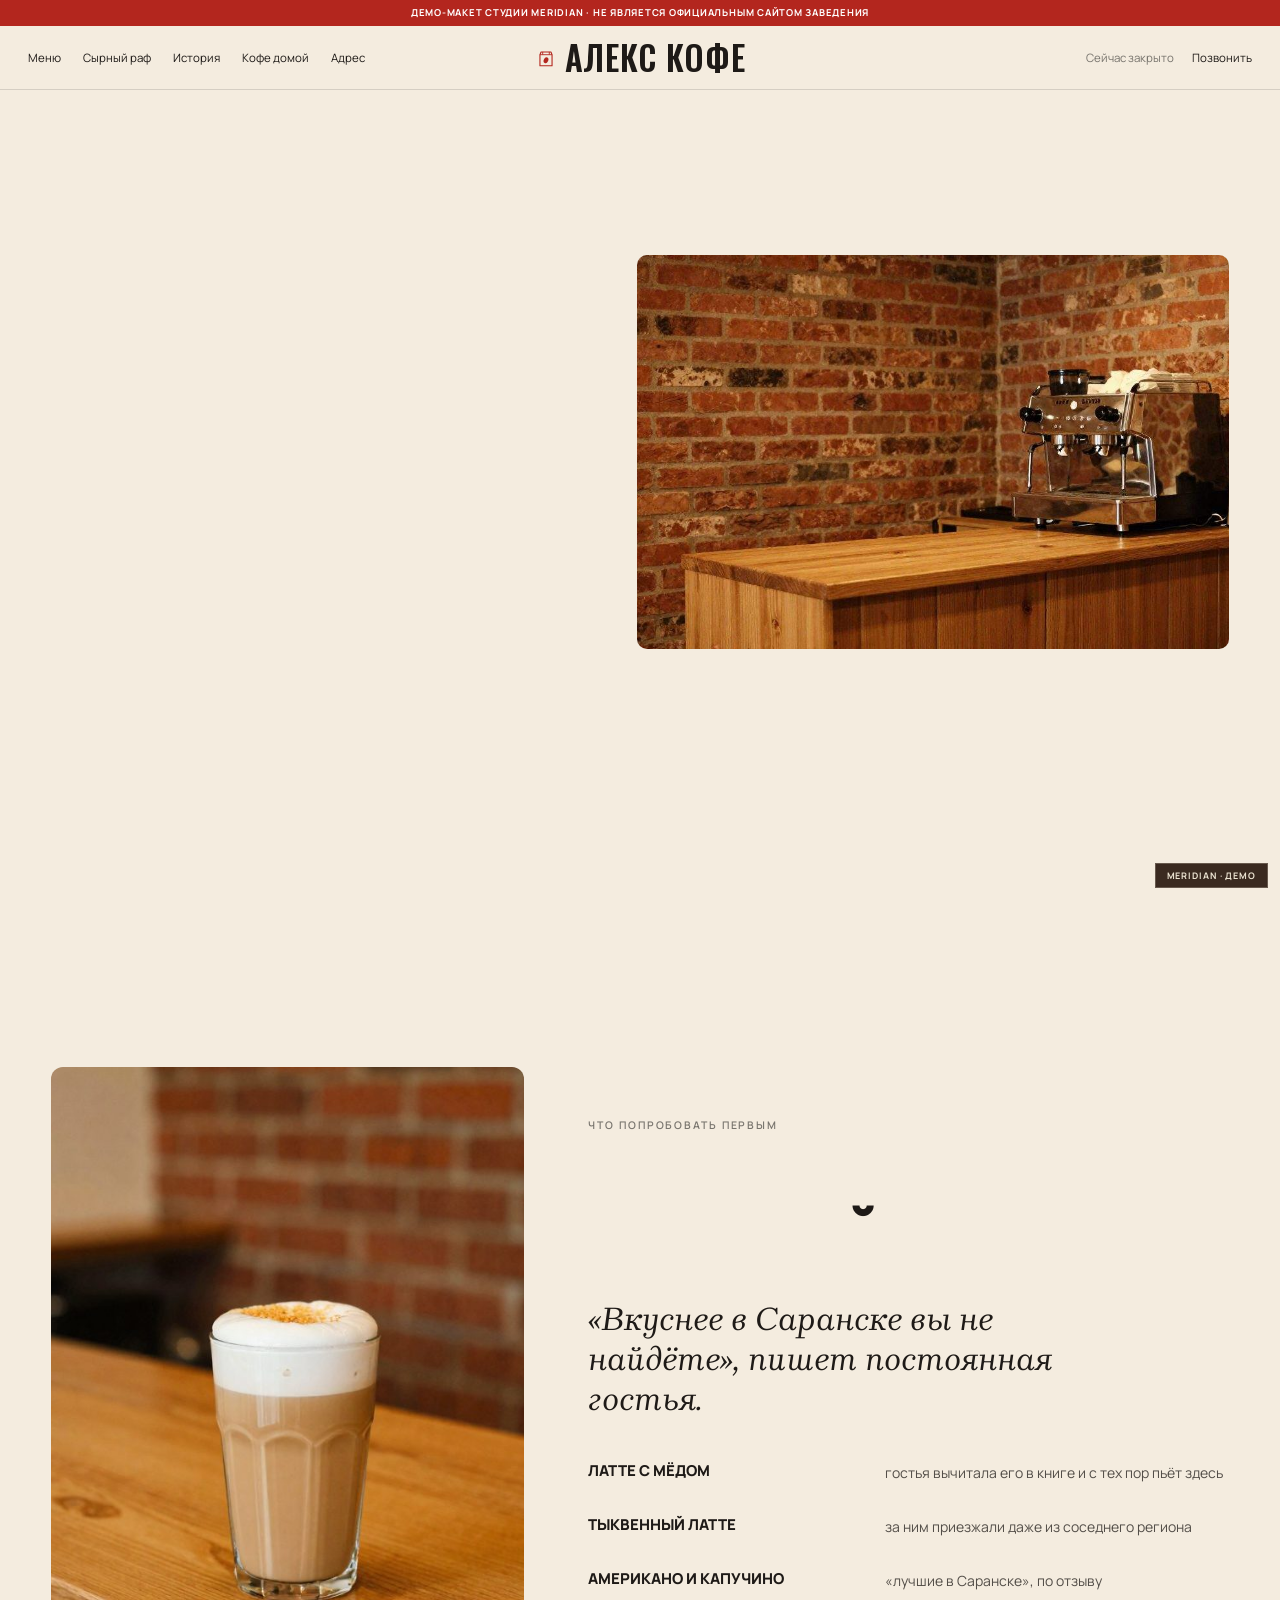
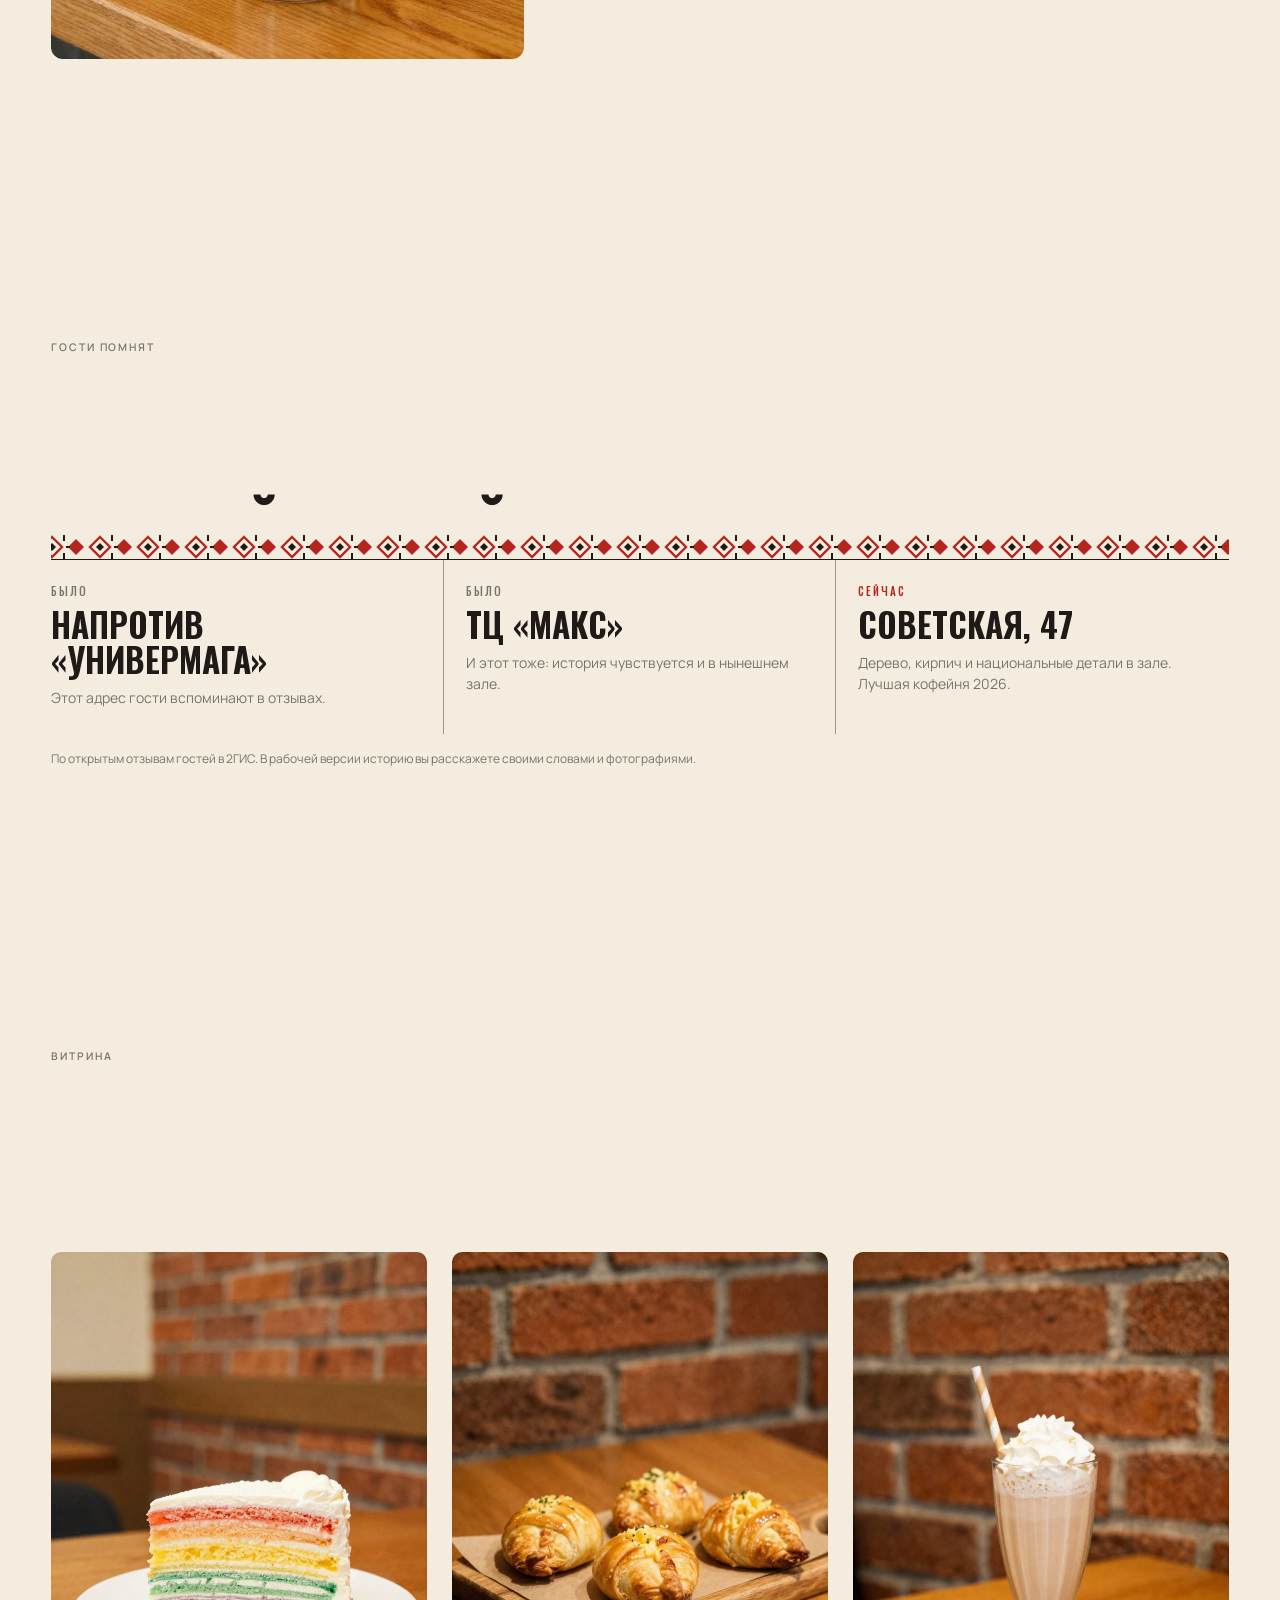
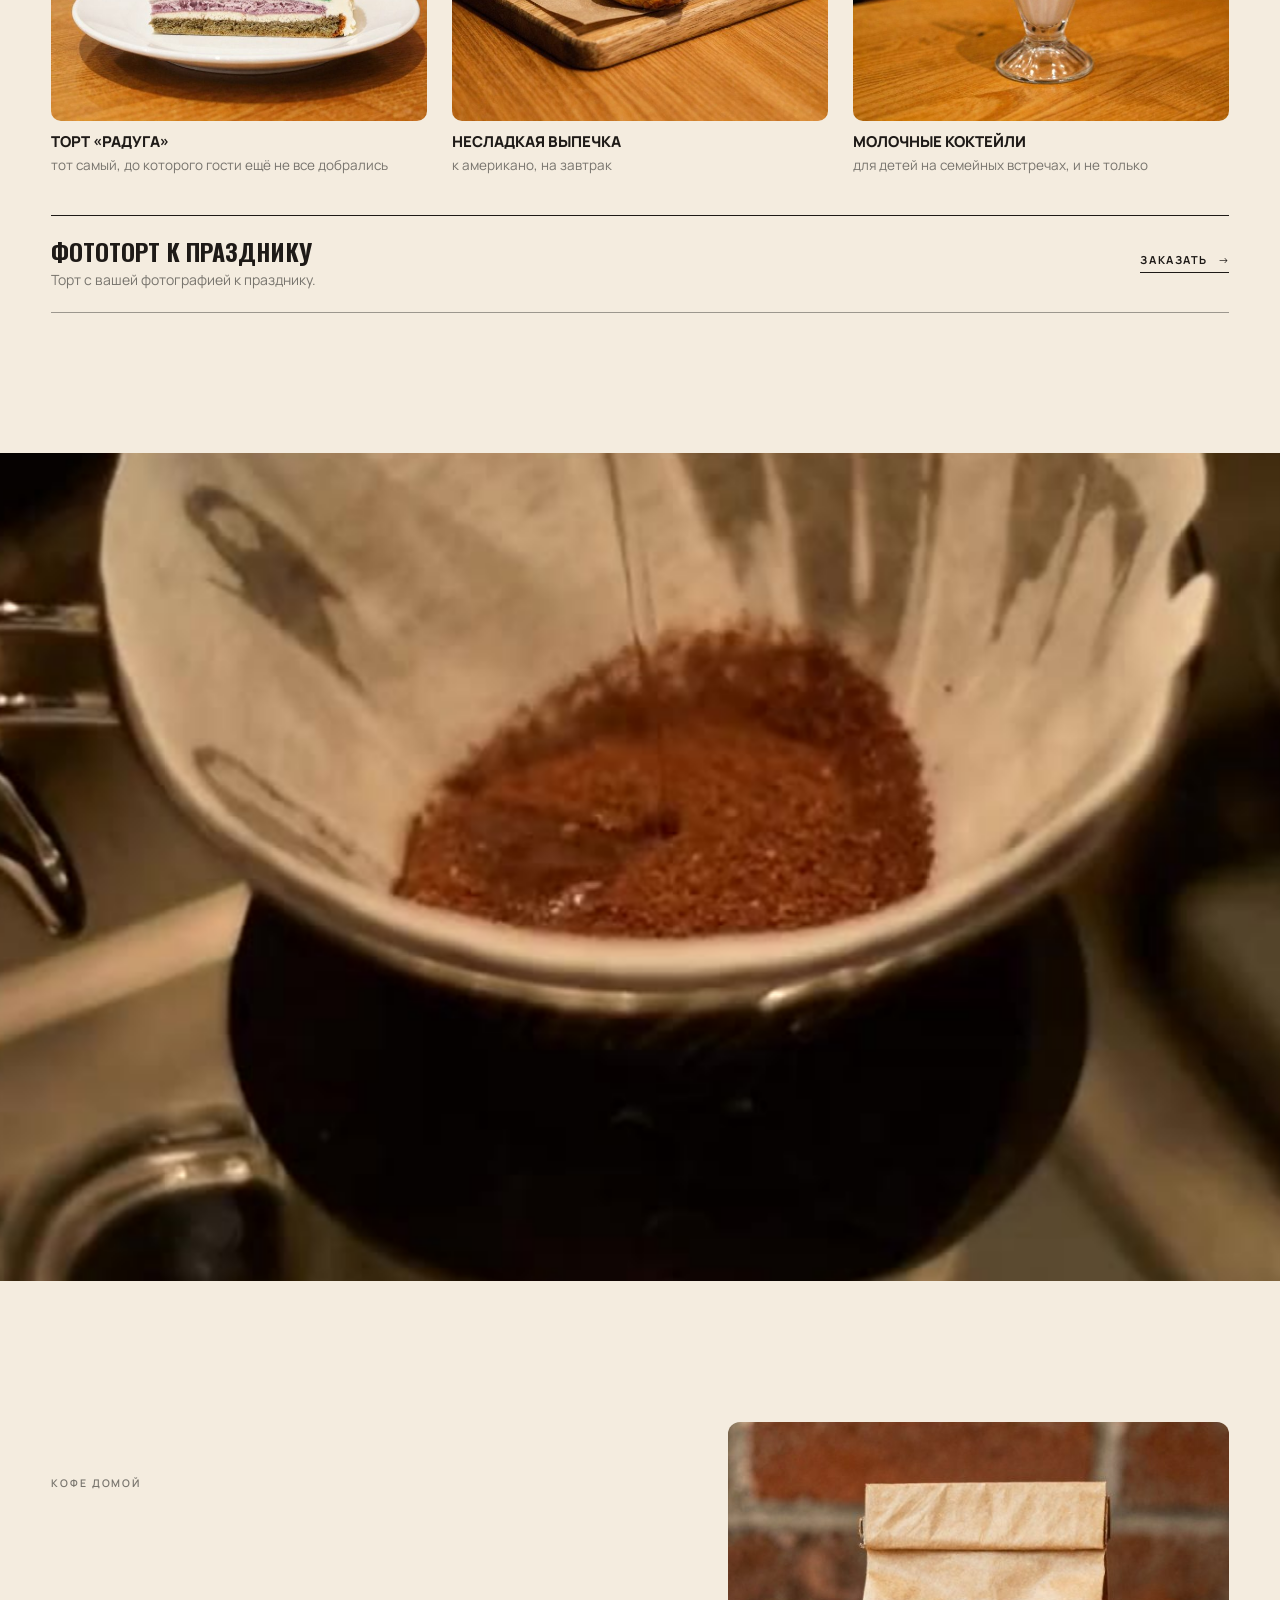
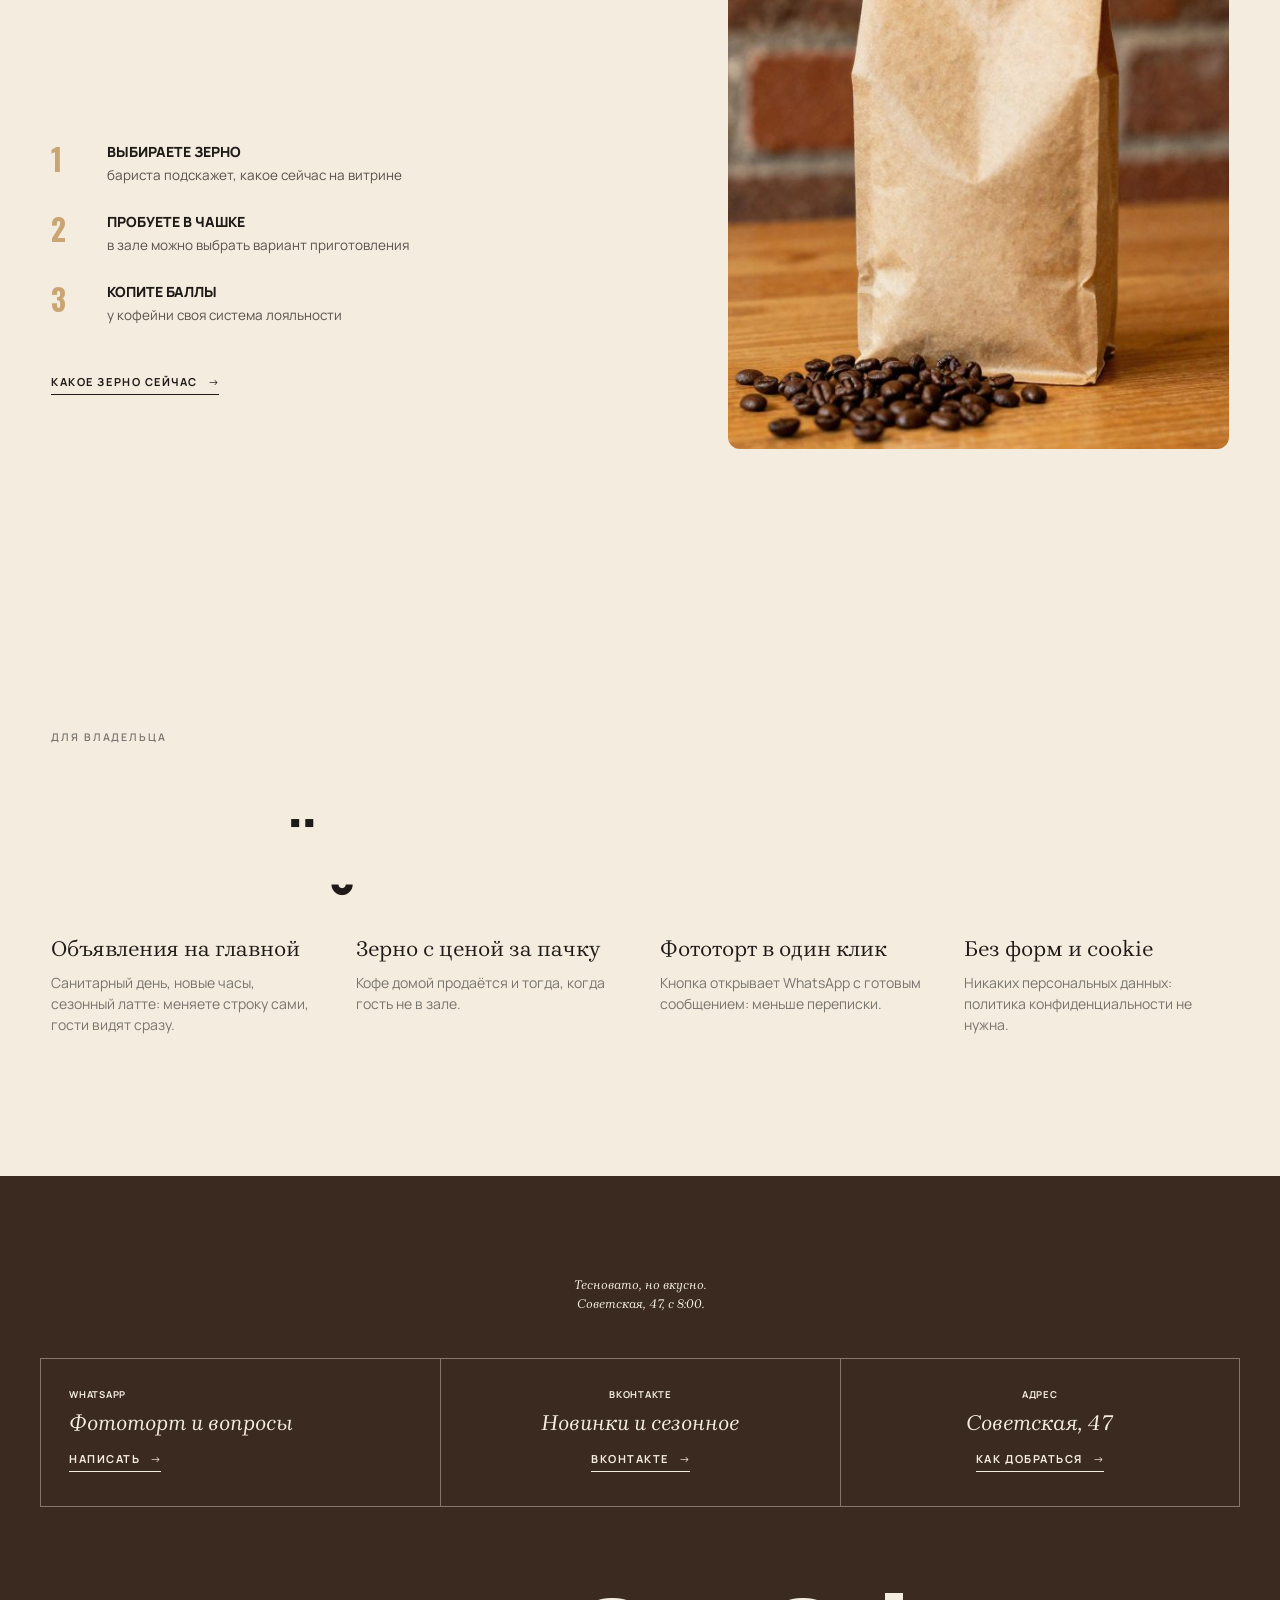
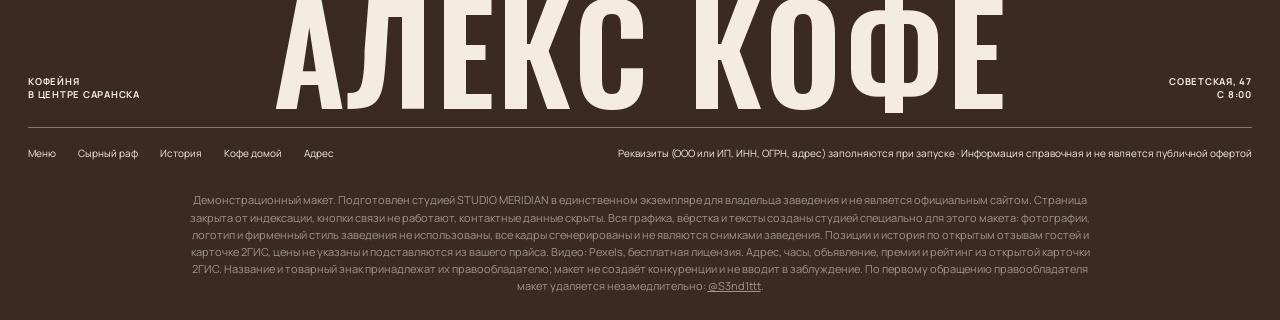
<file: index.html>
<!DOCTYPE html>
<html lang="ru" data-v="2" data-base="" class="nojs" data-tone="p">
<head>
<meta charset="UTF-8">
<meta name="viewport" content="width=device-width, initial-scale=1, viewport-fit=cover">
<meta name="robots" content="noindex, nofollow">
<title>Демо-макет сайта · STUDIO MERIDIAN</title>
<meta name="description" content="Демо-макет сайта для Алекс Кофе в Саранске: сырный раф, латте с мёдом, торт «Радуга» и кофе в пачках. Лучшая кофейня 2026.">
<meta name="theme-color" content="#3A2A20">
<meta property="og:type" content="website">
<meta property="og:title" content="Демо-макет сайта · STUDIO MERIDIAN">
<meta property="og:description" content="Демо-макет сайта для Алекс Кофе в Саранске: сырный раф, латте с мёдом, торт «Радуга» и кофе в пачках. Лучшая кофейня 2026.">
<meta property="og:url" content="https://sasakolpakoh227-a11y.github.io/alex/">
<meta property="og:image" content="https://sasakolpakoh227-a11y.github.io/alex/img/og.jpg?v=2">
<link rel="icon" href="data:image/svg+xml,%3Csvg xmlns='http://www.w3.org/2000/svg' viewBox='0 0 40 40'%3E%3Crect width='40' height='40' rx='8' fill='%23C9A574'/%3E%3Cpath d='M12 10h16l2 5v18H10V15z' fill='none' stroke='%233A2A20' stroke-width='2.4'/%3E%3Cellipse cx='20' cy='24' rx='3.6' ry='5' transform='rotate(25 20 24)' fill='%23B3261E'/%3E%3C/svg%3E">
<link rel="preload" href="fonts/manrope.woff2" as="font" type="font/woff2" crossorigin>
<link rel="preload" href="fonts/oswald-cyrillic.woff2" as="font" type="font/woff2" crossorigin>
<link rel="stylesheet" href="skin.css?v=3e9a153c">
<link rel="stylesheet" href="venue.css?v=9f51ca2f">
<noscript><style>.curtain{display:none}</style></noscript>
</head>
<body>
<p class="demo-strip">Демо-макет студии MERIDIAN · не является официальным сайтом заведения</p>
<div class="curtain" aria-hidden="true"><p class="wm"><span style="--i:0">а</span><span style="--i:1">л</span><span style="--i:2">е</span><span style="--i:3">к</span><span style="--i:4">с</span><span style="--i:5">&nbsp;</span><span style="--i:6">к</span><span style="--i:7">о</span><span style="--i:8">ф</span><span style="--i:9">е</span></p><div class="pic"><div class="pi"><img src="img/h-alex.jpg?v=2" alt="" decoding="async" width="1152" height="768"></div></div></div>
<div class="veil" aria-hidden="true"></div>
<header class="top">
  <nav class="nav" aria-label="Разделы"><a href="menu/">Меню</a><a href="#raf">Сырный раф</a><a href="#istoriya">История</a><a href="#domoy">Кофе домой</a><a href="gde/">Адрес</a></nav>
  <button class="burger" type="button" aria-expanded="false" aria-controls="menu">Меню</button>
  <a class="logo" href="" aria-label="Алекс Кофе, на главную"><svg class="lamp" viewBox="0 0 40 40" aria-hidden="true"><path d="M11 9h18l2 5v20H9V14z" fill="none" stroke="currentColor" stroke-width="2" stroke-linejoin="round"/><path d="M9 14h22M14 9v5M26 9v5" stroke="currentColor" stroke-width="1.6"/><ellipse cx="20" cy="24" rx="4" ry="5.6" transform="rotate(25 20 24)" fill="currentColor"/></svg><span>алекс кофе</span></a>
  <div class="right"><span class="now" data-now></span><button type="button" data-hint="Телефон скрыт в демо. В рабочей версии кнопка сразу набирает номер.">Позвонить</button></div>
</header>
<div class="menu" id="menu" hidden><nav aria-label="Меню"><a href="menu/">Меню</a><a href="#raf">Сырный раф</a><a href="#istoriya">История</a><a href="#domoy">Кофе домой</a><a href="gde/">Адрес</a></nav></div>
<main>

  <section class="hero lab" data-bg="p">
    <div class="pack rv-f">
      <p class="pk-top"><span>Кофейня</span><span>Саранск</span><span>с 8:00</span></p>
      <h1 class="pk-name"><span>Алекс</span><span>Кофе</span></h1>
      <div class="pk-orn" aria-hidden="true"></div>
      <dl class="pk-f">
        <div><dt>Адрес</dt><dd>Советская, 47</dd></div>
        <div><dt>Открыто</dt><dd>8:00 до 21:00, вс с 9:00</dd></div>
        <div><dt>Мест</dt><dd>до 20, тесновато, но вкусно</dd></div>
        <div><dt>Сейчас</dt><dd><span class="st" data-open="8" data-close="21" data-open-sun="9" data-close-sun="21"></span></dd></div>
      </dl>
      <p class="pk-stamp" aria-label="Лучшая кофейня 2026, премия 2ГИС"><b>Лучшая<br>кофейня</b><span>2026</span><i>Премия 2ГИС</i></p>
    </div>
    <div class="lab-r">
      <figure class="px"><img src="img/h-alex.jpg?v=2" alt="Маленькая кофейня с кирпичной стеной и деревянной стойкой" decoding="async" width="1152" height="768"></figure>
      <p class="lead rv-f">Маленькая кофейня в центре Саранска. 5.0 при 439 оценках в 2ГИС, победитель премии 2019 и лучшая кофейня 2026.</p>
      <div class="hbtns rv-f"><a class="btn" href="menu/">Меню</a><a class="btn" href="#raf">Что попробовать</a></div>
      <p class="anote rv-f" data-note><b>Объявление</b><span>1 ноября, в воскресенье, санитарный день: работаем с 13:00 до 21:00.</span></p>
    </div>
  </section>
  <section class="raf" data-bg="g" id="raf">
    <figure class="px"><img src="img/a-raf.jpg?v=2" alt="Сырный раф в высоком стакане с густой пенкой" loading="lazy" decoding="async" width="704" height="880"></figure>
    <div>
      <p class="kick">Что попробовать первым</p>
      <h2 class="cap l rv"><span class="ln"><span>Сырный</span></span><span class="ln"><span>раф</span></span></h2>
      <p class="big2">«Вкуснее в Саранске вы не найдёте», пишет постоянная гостья.</p>
      <ul class="sgn">
        <li><b>Латте с мёдом</b><span>гостья вычитала его в книге и с тех пор пьёт здесь</span></li>
        <li><b>Тыквенный латте</b><span>за ним приезжали даже из соседнего региона</span></li>
        <li><b>Американо и капучино</b><span>«лучшие в Саранске», по отзыву</span></li>
      </ul>
    </div>
  </section>
  <section class="hist" data-bg="p" id="istoriya">
    <p class="kick">Гости помнят</p>
    <h2 class="cap l rv"><span class="ln"><span>Три адреса</span></span><span class="ln"><span>одной кофейни</span></span></h2>
    <div class="orn" aria-hidden="true"></div>
    <ol class="tl">
      <li><i>было</i><b>Напротив «Универмага»</b><span>Этот адрес гости вспоминают в отзывах.</span></li>
      <li><i>было</i><b>ТЦ «Макс»</b><span>И этот тоже: история чувствуется и в нынешнем зале.</span></li>
      <li class="cur"><i>сейчас</i><b>Советская, 47</b><span>Дерево, кирпич и национальные детали в зале. Лучшая кофейня 2026.</span></li>
    </ol>
    <p class="fn2">По открытым отзывам гостей в 2ГИС. В рабочей версии историю вы расскажете своими словами и фотографиями.</p>
  </section>
  <section class="vitr" data-bg="l">
    <div class="vth">
      <p class="kick">Витрина</p>
      <h2 class="cap l rv"><span class="ln"><span>Сладкое</span></span><span class="ln"><span>и не очень</span></span></h2>
    </div>
    <div class="vg"><figure><div class="vp"><img src="img/a-rainbow.jpg?v=2" alt="Торт «Радуга»" loading="lazy" decoding="async" width="704" height="880"></div><figcaption><b>Торт «Радуга»</b><span>тот самый, до которого гости ещё не все добрались</span></figcaption></figure><figure><div class="vp"><img src="img/a-pastry.jpg?v=2" alt="Несладкая выпечка" loading="lazy" decoding="async" width="704" height="880"></div><figcaption><b>Несладкая выпечка</b><span>к американо, на завтрак</span></figcaption></figure><figure><div class="vp"><img src="img/a-shake.jpg?v=2" alt="Молочные коктейли" loading="lazy" decoding="async" width="704" height="880"></div><figcaption><b>Молочные коктейли</b><span>для детей на семейных встречах, и не только</span></figcaption></figure></div>
    <div class="photo-cake"><p><b>Фототорт к празднику</b><span>Торт с вашей фотографией к празднику.</span></p>
      <button class="btn" type="button" data-hint="В рабочей версии кнопка открывает WhatsApp кофейни с готовым сообщением про фототорт.">Заказать</button></div>
  </section>
  <section class="roast" data-bg="g" aria-label="Кофе заваривают в воронке">
    <div class="wide"><video data-src="video/v-pour.mp4" poster="img/v-pour.jpg?v=2" muted loop playsinline preload="none" width="750" height="900" aria-label="Кофе заваривают в воронке"></video></div>
  </section>
  <section class="domoy" data-bg="g" id="domoy">
    <div>
      <p class="kick">Кофе домой</p>
      <h2 class="cap l rv"><span class="ln"><span>Зерно</span></span><span class="ln"><span>в пачках</span></span></h2>
      <p class="lead">Понравилось в чашке, берите домой: в Алекс Кофе продают кофе в пачках. А в зале можно выбрать, как его заварить.</p>
      <ol class="steps">
        <li><b>Выбираете зерно</b><span>бариста подскажет, какое сейчас на витрине</span></li>
        <li><b>Пробуете в чашке</b><span>в зале можно выбрать вариант приготовления</span></li>
        <li><b>Копите баллы</b><span>у кофейни своя система лояльности</span></li>
      </ol>
      <button class="btn" type="button" data-hint="В рабочей версии здесь список зерна с ценой за пачку, который вы обновляете сами.">Какое зерно сейчас</button>
    </div>
    <figure class="px"><img src="img/a-beans.jpg?v=2" alt="Крафтовые пачки и обжаренное зерно на деревянном столе" loading="lazy" decoding="async" width="704" height="880"></figure>
  </section>
  <section class="gives" data-bg="k">
    <p class="kick">Для владельца</p>
    <h2 class="cap l rv"><span class="ln"><span>Что даёт</span></span><span class="ln"><span>этот сайт</span></span></h2>
    <div class="gv"><div><b>Объявления на главной</b><p>Санитарный день, новые часы, сезонный латте: меняете строку сами, гости видят сразу.</p></div><div><b>Зерно с ценой за пачку</b><p>Кофе домой продаётся и тогда, когда гость не в зале.</p></div><div><b>Фототорт в один клик</b><p>Кнопка открывает WhatsApp с готовым сообщением: меньше переписки.</p></div><div><b>Без форм и cookie</b><p>Никаких персональных данных: политика конфиденциальности не нужна.</p></div></div>
  </section>
</main>
<footer class="foot" data-bg="g">
  <p class="quote">Тесновато, но вкусно.<br>Советская, 47, с 8:00.</p>
  <div class="boxes"><div class="box"><p class="k">WhatsApp</p><p class="it">Фототорт и вопросы</p><button class="btn" type="button" data-hint="В рабочей версии кнопка открывает WhatsApp кофейни.">Написать</button></div><div class="box"><p class="k">ВКонтакте</p><p class="it">Новинки и сезонное</p><button class="btn" type="button" data-hint="В рабочей версии здесь ваша группа ВКонтакте.">ВКонтакте</button></div><div class="box"><p class="k">Адрес</p><p class="it">Советская, 47</p><a class="btn" href="gde/">Как добраться</a></div></div>
  <div class="sig"><p class="k">Кофейня<br>в центре Саранска</p><p class="wm" aria-hidden="true">алекс кофе</p><p class="k r">Советская, 47<br>с 8:00</p></div>
  <div class="fine">
    <span><a href="menu/">Меню</a><a href="#raf">Сырный раф</a><a href="#istoriya">История</a><a href="#domoy">Кофе домой</a><a href="gde/">Адрес</a></span>
    <span>Реквизиты (ООО или ИП, ИНН, ОГРН, адрес) заполняются при запуске · Информация справочная и не является публичной офертой</span>
  </div>
  <p class="note">Демонстрационный макет. Подготовлен студией STUDIO MERIDIAN в единственном экземпляре для владельца заведения и не является официальным сайтом. Страница закрыта от индексации, кнопки связи не работают, контактные данные скрыты. Вся графика, вёрстка и тексты созданы студией специально для этого макета: фотографии, логотип и фирменный стиль заведения не использованы, все кадры сгенерированы и не являются снимками заведения. Позиции и история по открытым отзывам гостей и карточке 2ГИС, цены не указаны и подставляются из вашего прайса. Видео: Pexels, бесплатная лицензия. Адрес, часы, объявление, премии и рейтинг из открытой карточки 2ГИС. Название и товарный знак принадлежат их правообладателю; макет не создаёт конкуренции и не вводит в заблуждение. По первому обращению правообладателя макет удаляется незамедлительно: <a href="https://t.me/S3nd1ttt" target="_blank" rel="noopener">@S3nd1ttt</a>.</p>
</footer>
<div class="toast" role="status" aria-live="polite" hidden></div>
<a class="mer-badge" href="https://t.me/S3nd1ttt" target="_blank" rel="noopener">MERIDIAN · Демо</a>
<script src="skin.js?v=94cd19e5"></script>
<script src="venue.js?v=c8ef0ea7"></script>
</body>
</html>
</file>
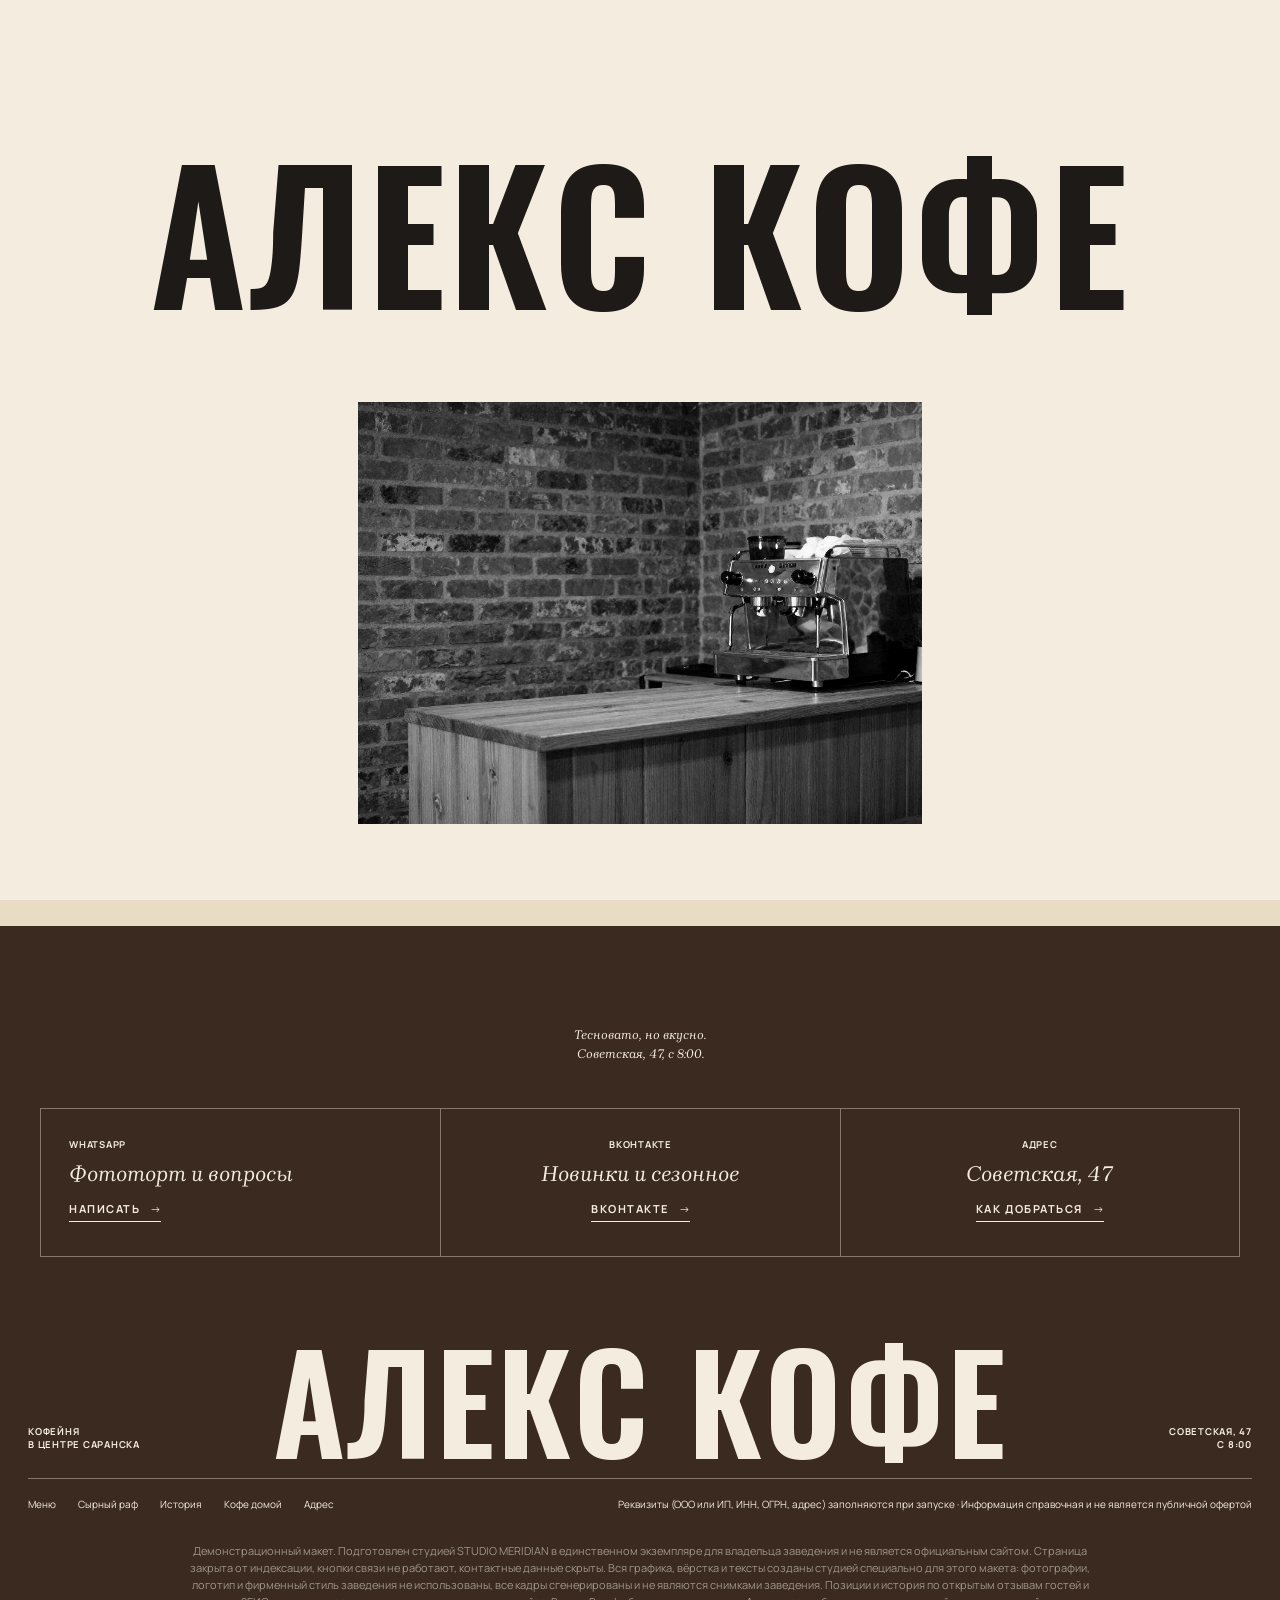
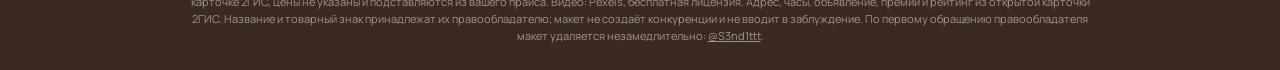
<file: 404/index.html>
<!DOCTYPE html>
<html lang="ru" data-v="2" data-base="../" class="nojs" data-tone="l">
<head>
<meta charset="UTF-8">
<meta name="viewport" content="width=device-width, initial-scale=1, viewport-fit=cover">
<meta name="robots" content="noindex, nofollow">
<title>Страница не найдена · Демо-макет сайта · STUDIO MERIDIAN</title>
<meta name="description" content="Такой страницы нет.">
<meta name="theme-color" content="#3A2A20">
<meta property="og:type" content="website">
<meta property="og:title" content="Демо-макет сайта · STUDIO MERIDIAN">
<meta property="og:description" content="Такой страницы нет.">
<meta property="og:url" content="https://sasakolpakoh227-a11y.github.io/alex/404/">
<meta property="og:image" content="https://sasakolpakoh227-a11y.github.io/alex/img/og.jpg?v=2">
<link rel="icon" href="data:image/svg+xml,%3Csvg xmlns='http://www.w3.org/2000/svg' viewBox='0 0 40 40'%3E%3Crect width='40' height='40' rx='8' fill='%23C9A574'/%3E%3Cpath d='M12 10h16l2 5v18H10V15z' fill='none' stroke='%233A2A20' stroke-width='2.4'/%3E%3Cellipse cx='20' cy='24' rx='3.6' ry='5' transform='rotate(25 20 24)' fill='%23B3261E'/%3E%3C/svg%3E">
<link rel="preload" href="../fonts/manrope.woff2" as="font" type="font/woff2" crossorigin>
<link rel="preload" href="../fonts/oswald-cyrillic.woff2" as="font" type="font/woff2" crossorigin>
<link rel="stylesheet" href="../skin.css?v=3e9a153c">
<link rel="stylesheet" href="../venue.css?v=9f51ca2f">
<noscript><style>.curtain{display:none}</style></noscript>
</head>
<body>
<p class="demo-strip">Демо-макет студии MERIDIAN · не является официальным сайтом заведения</p>
<div class="curtain" aria-hidden="true"><p class="wm"><span style="--i:0">а</span><span style="--i:1">л</span><span style="--i:2">е</span><span style="--i:3">к</span><span style="--i:4">с</span><span style="--i:5">&nbsp;</span><span style="--i:6">к</span><span style="--i:7">о</span><span style="--i:8">ф</span><span style="--i:9">е</span></p><div class="pic"><div class="pi"><img src="../img/h-alex.jpg?v=2" alt="" decoding="async" width="1152" height="768"></div></div></div>
<div class="veil" aria-hidden="true"></div>
<header class="top">
  <nav class="nav" aria-label="Разделы"><a href="../menu/">Меню</a><a href="../#raf">Сырный раф</a><a href="../#istoriya">История</a><a href="../#domoy">Кофе домой</a><a href="../gde/">Адрес</a></nav>
  <button class="burger" type="button" aria-expanded="false" aria-controls="menu">Меню</button>
  <a class="logo" href="../" aria-label="Алекс Кофе, на главную"><svg class="lamp" viewBox="0 0 40 40" aria-hidden="true"><path d="M11 9h18l2 5v20H9V14z" fill="none" stroke="currentColor" stroke-width="2" stroke-linejoin="round"/><path d="M9 14h22M14 9v5M26 9v5" stroke="currentColor" stroke-width="1.6"/><ellipse cx="20" cy="24" rx="4" ry="5.6" transform="rotate(25 20 24)" fill="currentColor"/></svg><span>алекс кофе</span></a>
  <div class="right"><span class="now" data-now></span><button type="button" data-hint="Телефон скрыт в демо. В рабочей версии кнопка сразу набирает номер.">Позвонить</button></div>
</header>
<div class="menu" id="menu" hidden><nav aria-label="Меню"><a href="../menu/">Меню</a><a href="../#raf">Сырный раф</a><a href="../#istoriya">История</a><a href="../#domoy">Кофе домой</a><a href="../gde/">Адрес</a></nav></div>
<main class="nf" data-bg="l">

  <h1 class="cap xxl rv"><span class="ln"><span>404</span></span><span class="ln"><span>Не найдено</span></span></h1>
  <p class="lead">Такой страницы нет. Сырный раф при этом есть.</p>
  <a class="btn dark" href="../">На главную</a>
</main>
<footer class="foot" data-bg="g">
  <p class="quote">Тесновато, но вкусно.<br>Советская, 47, с 8:00.</p>
  <div class="boxes"><div class="box"><p class="k">WhatsApp</p><p class="it">Фототорт и вопросы</p><button class="btn" type="button" data-hint="В рабочей версии кнопка открывает WhatsApp кофейни.">Написать</button></div><div class="box"><p class="k">ВКонтакте</p><p class="it">Новинки и сезонное</p><button class="btn" type="button" data-hint="В рабочей версии здесь ваша группа ВКонтакте.">ВКонтакте</button></div><div class="box"><p class="k">Адрес</p><p class="it">Советская, 47</p><a class="btn" href="../gde/">Как добраться</a></div></div>
  <div class="sig"><p class="k">Кофейня<br>в центре Саранска</p><p class="wm" aria-hidden="true">алекс кофе</p><p class="k r">Советская, 47<br>с 8:00</p></div>
  <div class="fine">
    <span><a href="../menu/">Меню</a><a href="../#raf">Сырный раф</a><a href="../#istoriya">История</a><a href="../#domoy">Кофе домой</a><a href="../gde/">Адрес</a></span>
    <span>Реквизиты (ООО или ИП, ИНН, ОГРН, адрес) заполняются при запуске · Информация справочная и не является публичной офертой</span>
  </div>
  <p class="note">Демонстрационный макет. Подготовлен студией STUDIO MERIDIAN в единственном экземпляре для владельца заведения и не является официальным сайтом. Страница закрыта от индексации, кнопки связи не работают, контактные данные скрыты. Вся графика, вёрстка и тексты созданы студией специально для этого макета: фотографии, логотип и фирменный стиль заведения не использованы, все кадры сгенерированы и не являются снимками заведения. Позиции и история по открытым отзывам гостей и карточке 2ГИС, цены не указаны и подставляются из вашего прайса. Видео: Pexels, бесплатная лицензия. Адрес, часы, объявление, премии и рейтинг из открытой карточки 2ГИС. Название и товарный знак принадлежат их правообладателю; макет не создаёт конкуренции и не вводит в заблуждение. По первому обращению правообладателя макет удаляется незамедлительно: <a href="https://t.me/S3nd1ttt" target="_blank" rel="noopener">@S3nd1ttt</a>.</p>
</footer>
<div class="toast" role="status" aria-live="polite" hidden></div>
<a class="mer-badge" href="https://t.me/S3nd1ttt" target="_blank" rel="noopener">MERIDIAN · Демо</a>
<script src="../skin.js?v=94cd19e5"></script>
<script src="../venue.js?v=c8ef0ea7"></script>
</body>
</html>
</file>
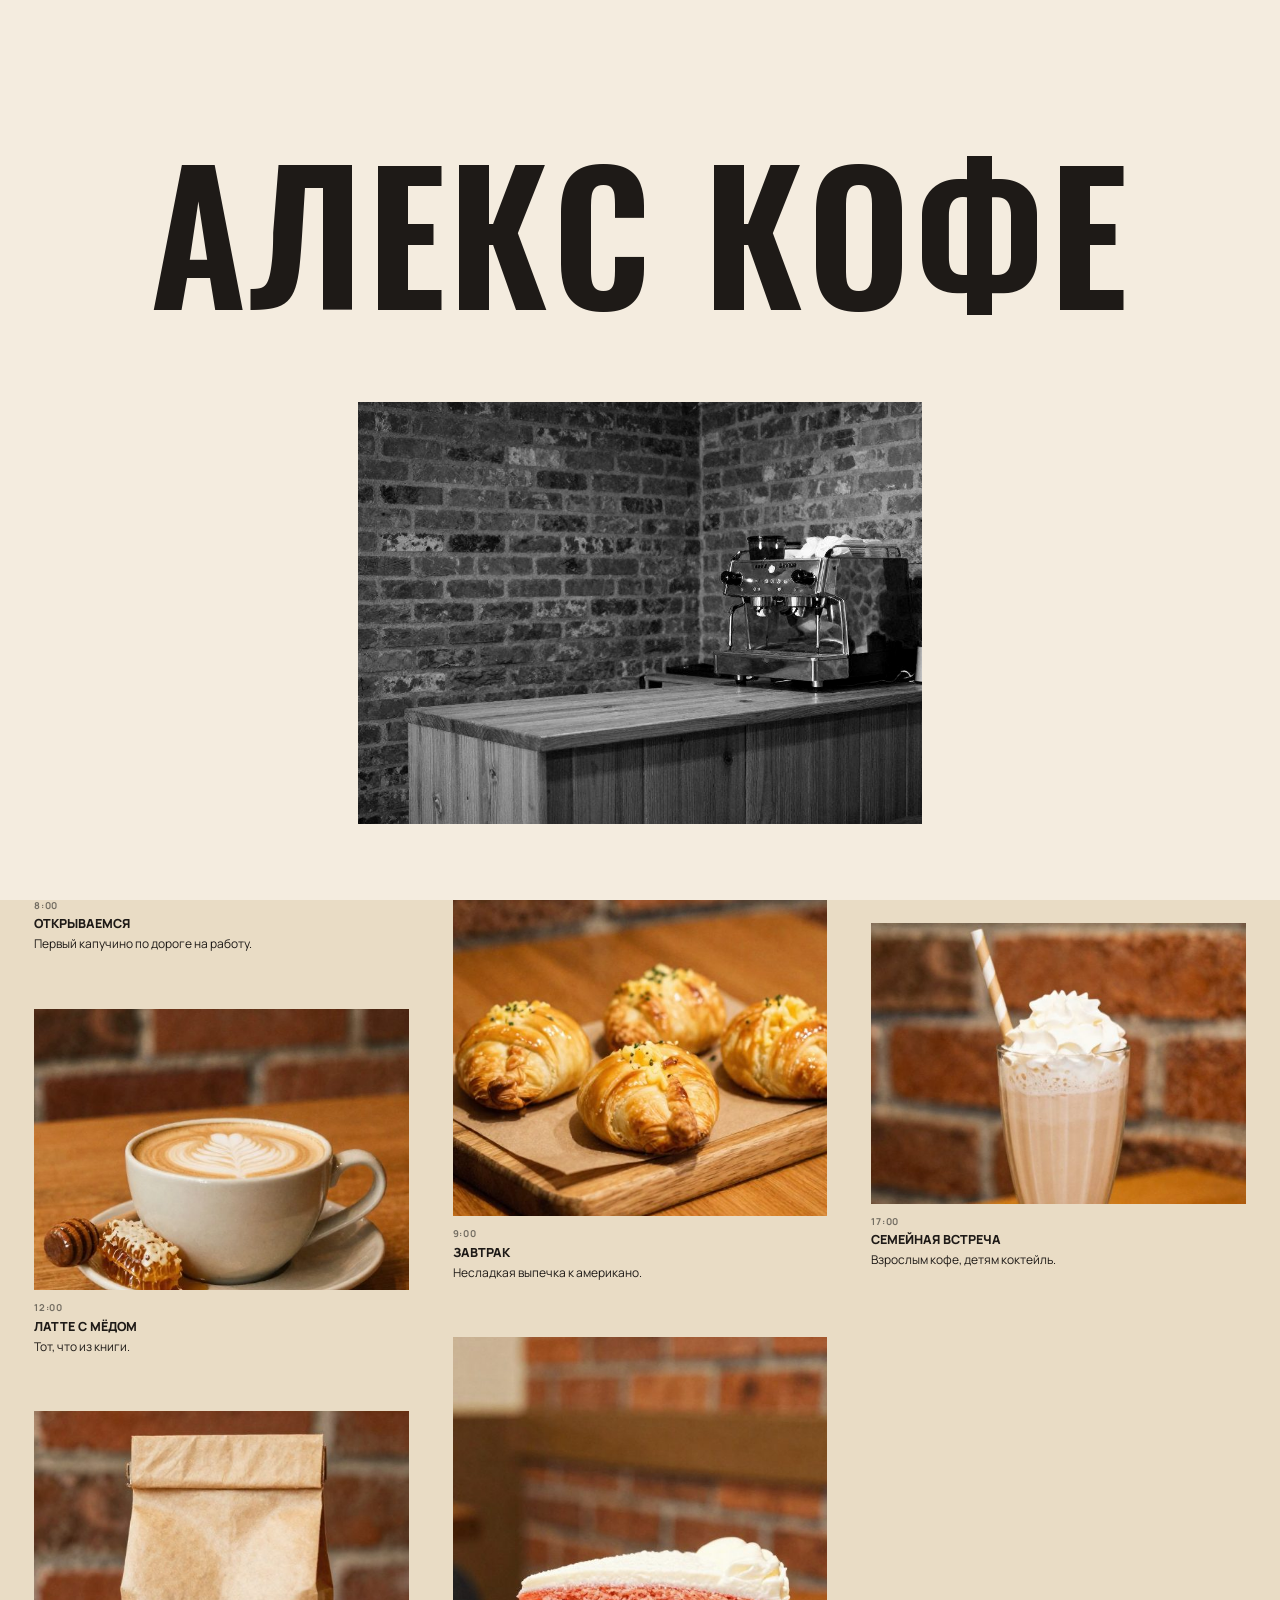
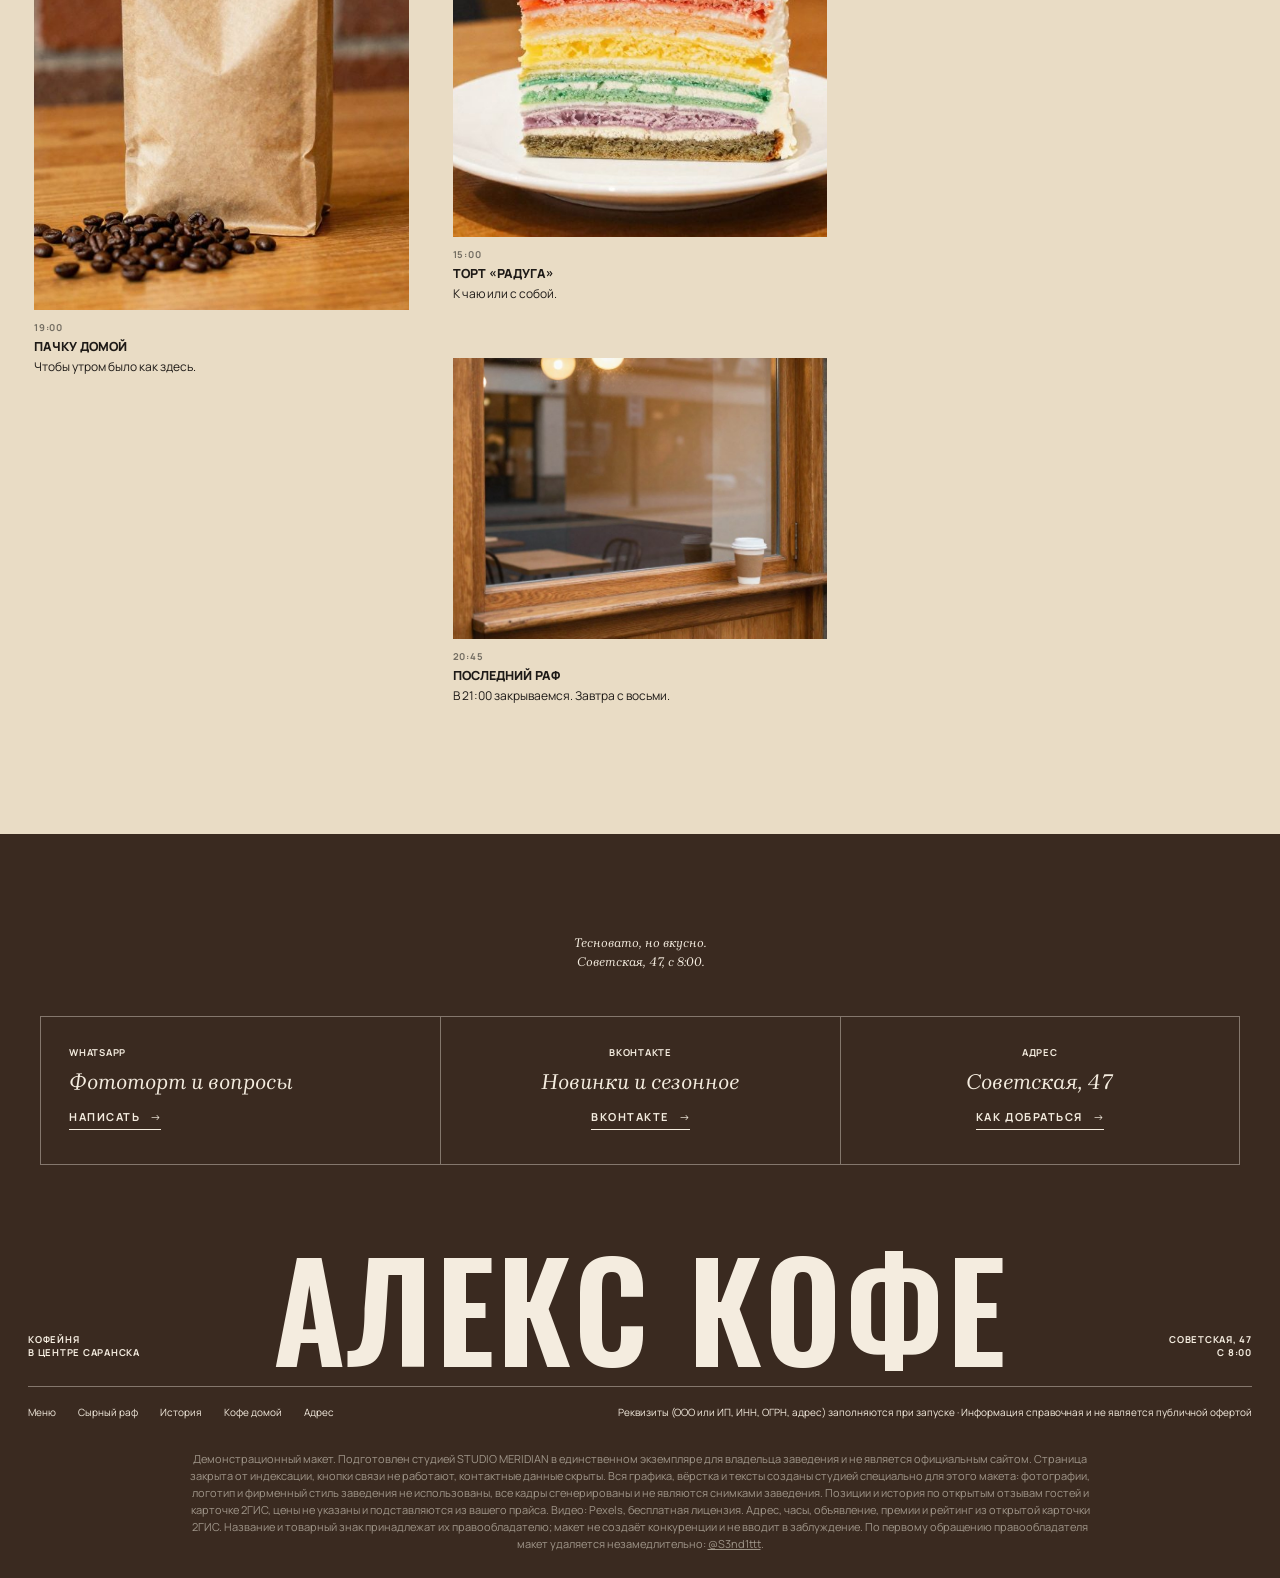
<file: den/index.html>
<!DOCTYPE html>
<html lang="ru" data-v="2" data-base="../" class="nojs" data-tone="l">
<head>
<meta charset="UTF-8">
<meta name="viewport" content="width=device-width, initial-scale=1, viewport-fit=cover">
<meta name="robots" content="noindex, nofollow">
<title>День в Алекс Кофе · Демо-макет сайта · STUDIO MERIDIAN</title>
<meta name="description" content="Один день Алекс Кофе в Саранске.">
<meta name="theme-color" content="#3A2A20">
<meta property="og:type" content="website">
<meta property="og:title" content="Демо-макет сайта · STUDIO MERIDIAN">
<meta property="og:description" content="Один день Алекс Кофе в Саранске.">
<meta property="og:url" content="https://sasakolpakoh227-a11y.github.io/alex/den/">
<meta property="og:image" content="https://sasakolpakoh227-a11y.github.io/alex/img/og.jpg?v=2">
<link rel="icon" href="data:image/svg+xml,%3Csvg xmlns='http://www.w3.org/2000/svg' viewBox='0 0 40 40'%3E%3Crect width='40' height='40' rx='8' fill='%23C9A574'/%3E%3Cpath d='M12 10h16l2 5v18H10V15z' fill='none' stroke='%233A2A20' stroke-width='2.4'/%3E%3Cellipse cx='20' cy='24' rx='3.6' ry='5' transform='rotate(25 20 24)' fill='%23B3261E'/%3E%3C/svg%3E">
<link rel="preload" href="../fonts/manrope.woff2" as="font" type="font/woff2" crossorigin>
<link rel="preload" href="../fonts/oswald-cyrillic.woff2" as="font" type="font/woff2" crossorigin>
<link rel="stylesheet" href="../skin.css?v=3e9a153c">
<link rel="stylesheet" href="../venue.css?v=9f51ca2f">
<noscript><style>.curtain{display:none}</style></noscript>
</head>
<body>
<p class="demo-strip">Демо-макет студии MERIDIAN · не является официальным сайтом заведения</p>
<div class="curtain" aria-hidden="true"><p class="wm"><span style="--i:0">а</span><span style="--i:1">л</span><span style="--i:2">е</span><span style="--i:3">к</span><span style="--i:4">с</span><span style="--i:5">&nbsp;</span><span style="--i:6">к</span><span style="--i:7">о</span><span style="--i:8">ф</span><span style="--i:9">е</span></p><div class="pic"><div class="pi"><img src="../img/h-alex.jpg?v=2" alt="" decoding="async" width="1152" height="768"></div></div></div>
<div class="veil" aria-hidden="true"></div>
<header class="top">
  <nav class="nav" aria-label="Разделы"><a href="../menu/">Меню</a><a href="../#raf">Сырный раф</a><a href="../#istoriya">История</a><a href="../#domoy">Кофе домой</a><a href="../gde/">Адрес</a></nav>
  <button class="burger" type="button" aria-expanded="false" aria-controls="menu">Меню</button>
  <a class="logo" href="../" aria-label="Алекс Кофе, на главную"><svg class="lamp" viewBox="0 0 40 40" aria-hidden="true"><path d="M11 9h18l2 5v20H9V14z" fill="none" stroke="currentColor" stroke-width="2" stroke-linejoin="round"/><path d="M9 14h22M14 9v5M26 9v5" stroke="currentColor" stroke-width="1.6"/><ellipse cx="20" cy="24" rx="4" ry="5.6" transform="rotate(25 20 24)" fill="currentColor"/></svg><span>алекс кофе</span></a>
  <div class="right"><span class="now" data-now></span><button type="button" data-hint="Телефон скрыт в демо. В рабочей версии кнопка сразу набирает номер.">Позвонить</button></div>
</header>
<div class="menu" id="menu" hidden><nav aria-label="Меню"><a href="../menu/">Меню</a><a href="../#raf">Сырный раф</a><a href="../#istoriya">История</a><a href="../#domoy">Кофе домой</a><a href="../gde/">Адрес</a></nav></div>
<main class="daily" data-bg="l">

  <section class="dh"><h1 class="script rv"><span class="ln"><span>День в Алекс Кофе</span></span></h1><p class="lead">От первого американо в 8:00<br>до последнего рафа в девять вечера.</p></section>
  <section class="mas"><div class="col"><div class="it2 w"><figure class="px"><img src="../img/a-cup.jpg?v=2" alt="" loading="lazy" decoding="async" width="576" height="576"></figure><div class="cap2"><span class="k">8:00</span><b>Открываемся</b><span>Первый капучино по дороге на работу.</span></div></div><div class="it2 w"><figure class="px"><img src="../img/a-honey.jpg?v=2" alt="" loading="lazy" decoding="async" width="704" height="880"></figure><div class="cap2"><span class="k">12:00</span><b>Латте с мёдом</b><span>Тот, что из книги.</span></div></div><div class="it2 t"><figure class="px"><img src="../img/a-beans.jpg?v=2" alt="" loading="lazy" decoding="async" width="704" height="880"></figure><div class="cap2"><span class="k">19:00</span><b>Пачку домой</b><span>Чтобы утром было как здесь.</span></div></div></div><div class="col"><div class="it2 t"><figure class="px"><img src="../img/a-pastry.jpg?v=2" alt="" loading="lazy" decoding="async" width="704" height="880"></figure><div class="cap2"><span class="k">9:00</span><b>Завтрак</b><span>Несладкая выпечка к американо.</span></div></div><div class="it2 t"><figure class="px"><img src="../img/a-rainbow.jpg?v=2" alt="" loading="lazy" decoding="async" width="704" height="880"></figure><div class="cap2"><span class="k">15:00</span><b>Торт «Радуга»</b><span>К чаю или с собой.</span></div></div><div class="it2 w"><figure class="px"><img src="../img/a-street.jpg?v=2" alt="" loading="lazy" decoding="async" width="1152" height="768"></figure><div class="cap2"><span class="k">20:45</span><b>Последний раф</b><span>В 21:00 закрываемся. Завтра с восьми.</span></div></div></div><div class="col"><div class="qt"><p class="cap s">Тесновато, но вкусно.</p><p class="k">Алекс Кофе</p></div><div class="it2 w"><figure class="px"><img src="../img/a-shake.jpg?v=2" alt="" loading="lazy" decoding="async" width="704" height="880"></figure><div class="cap2"><span class="k">17:00</span><b>Семейная встреча</b><span>Взрослым кофе, детям коктейль.</span></div></div></div></section>
</main>
<footer class="foot" data-bg="g">
  <p class="quote">Тесновато, но вкусно.<br>Советская, 47, с 8:00.</p>
  <div class="boxes"><div class="box"><p class="k">WhatsApp</p><p class="it">Фототорт и вопросы</p><button class="btn" type="button" data-hint="В рабочей версии кнопка открывает WhatsApp кофейни.">Написать</button></div><div class="box"><p class="k">ВКонтакте</p><p class="it">Новинки и сезонное</p><button class="btn" type="button" data-hint="В рабочей версии здесь ваша группа ВКонтакте.">ВКонтакте</button></div><div class="box"><p class="k">Адрес</p><p class="it">Советская, 47</p><a class="btn" href="../gde/">Как добраться</a></div></div>
  <div class="sig"><p class="k">Кофейня<br>в центре Саранска</p><p class="wm" aria-hidden="true">алекс кофе</p><p class="k r">Советская, 47<br>с 8:00</p></div>
  <div class="fine">
    <span><a href="../menu/">Меню</a><a href="../#raf">Сырный раф</a><a href="../#istoriya">История</a><a href="../#domoy">Кофе домой</a><a href="../gde/">Адрес</a></span>
    <span>Реквизиты (ООО или ИП, ИНН, ОГРН, адрес) заполняются при запуске · Информация справочная и не является публичной офертой</span>
  </div>
  <p class="note">Демонстрационный макет. Подготовлен студией STUDIO MERIDIAN в единственном экземпляре для владельца заведения и не является официальным сайтом. Страница закрыта от индексации, кнопки связи не работают, контактные данные скрыты. Вся графика, вёрстка и тексты созданы студией специально для этого макета: фотографии, логотип и фирменный стиль заведения не использованы, все кадры сгенерированы и не являются снимками заведения. Позиции и история по открытым отзывам гостей и карточке 2ГИС, цены не указаны и подставляются из вашего прайса. Видео: Pexels, бесплатная лицензия. Адрес, часы, объявление, премии и рейтинг из открытой карточки 2ГИС. Название и товарный знак принадлежат их правообладателю; макет не создаёт конкуренции и не вводит в заблуждение. По первому обращению правообладателя макет удаляется незамедлительно: <a href="https://t.me/S3nd1ttt" target="_blank" rel="noopener">@S3nd1ttt</a>.</p>
</footer>
<div class="toast" role="status" aria-live="polite" hidden></div>
<a class="mer-badge" href="https://t.me/S3nd1ttt" target="_blank" rel="noopener">MERIDIAN · Демо</a>
<script src="../skin.js?v=94cd19e5"></script>
<script src="../venue.js?v=c8ef0ea7"></script>
</body>
</html>
</file>
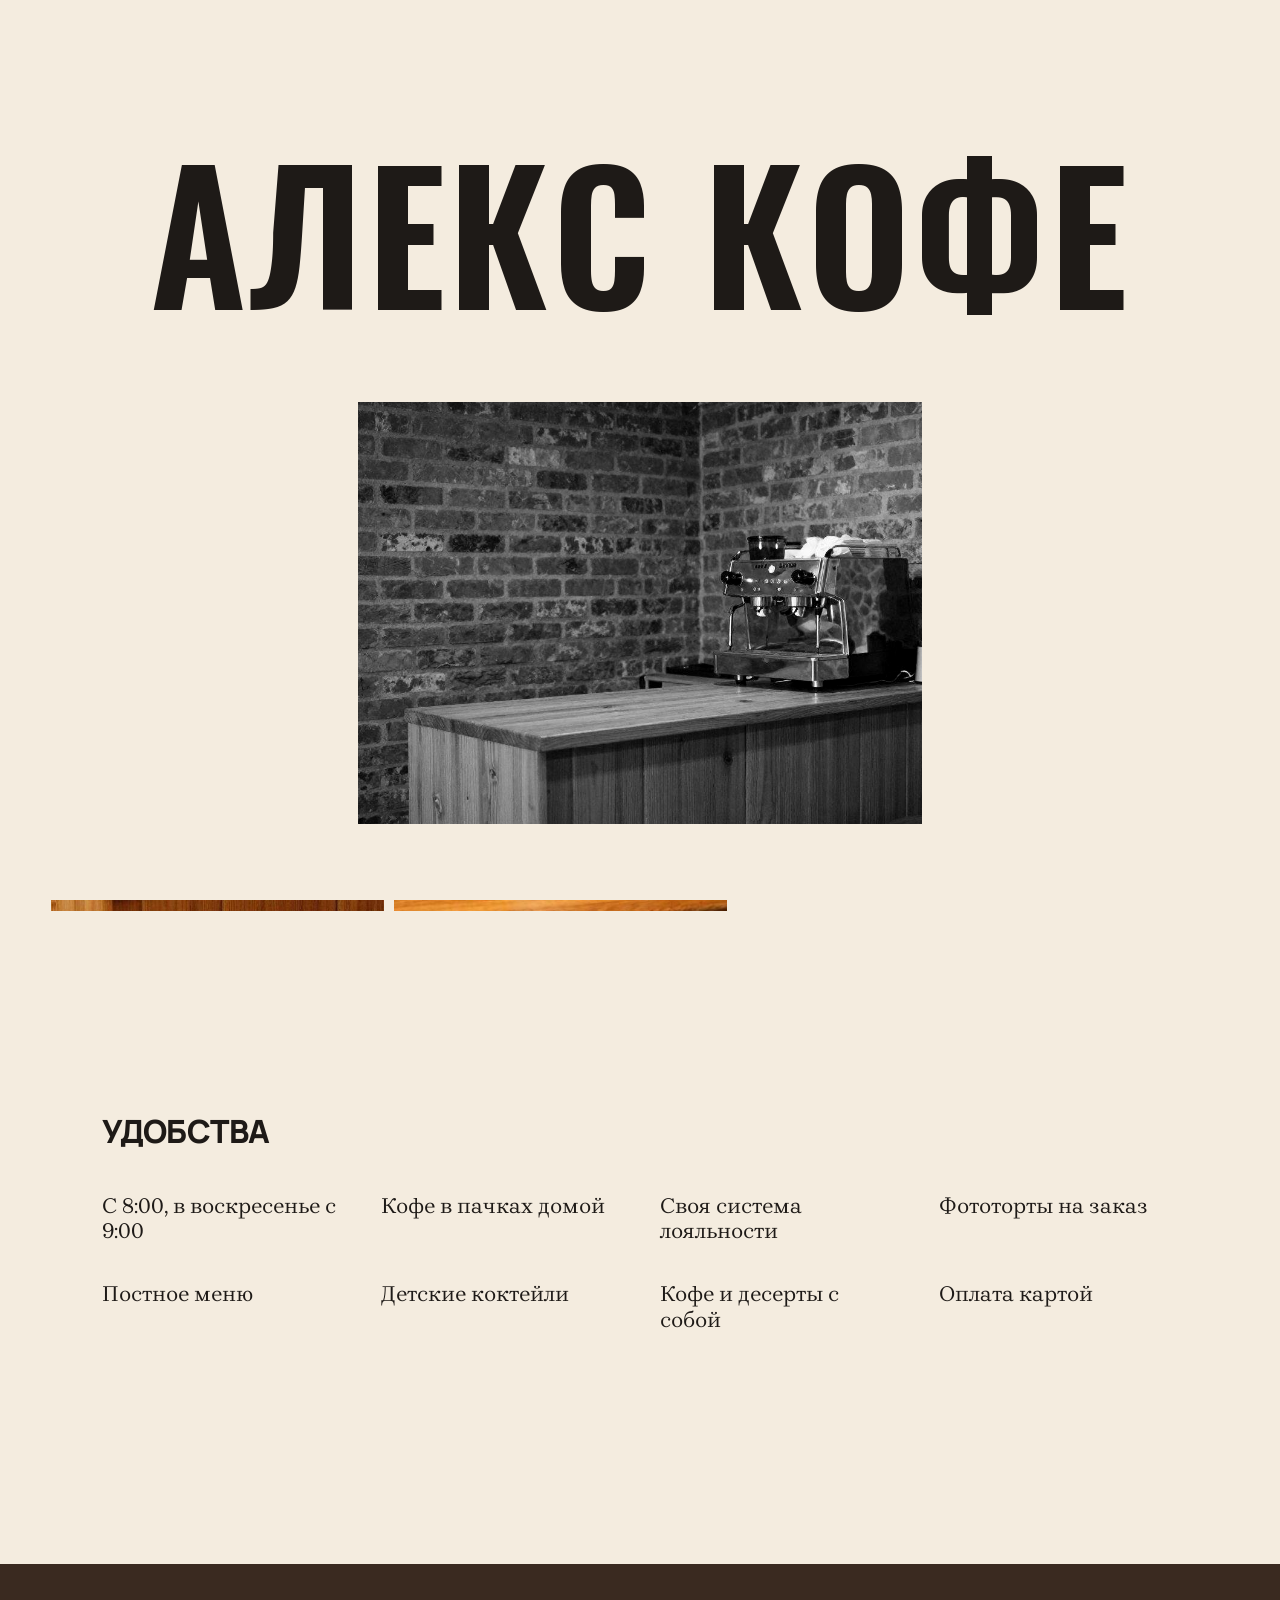
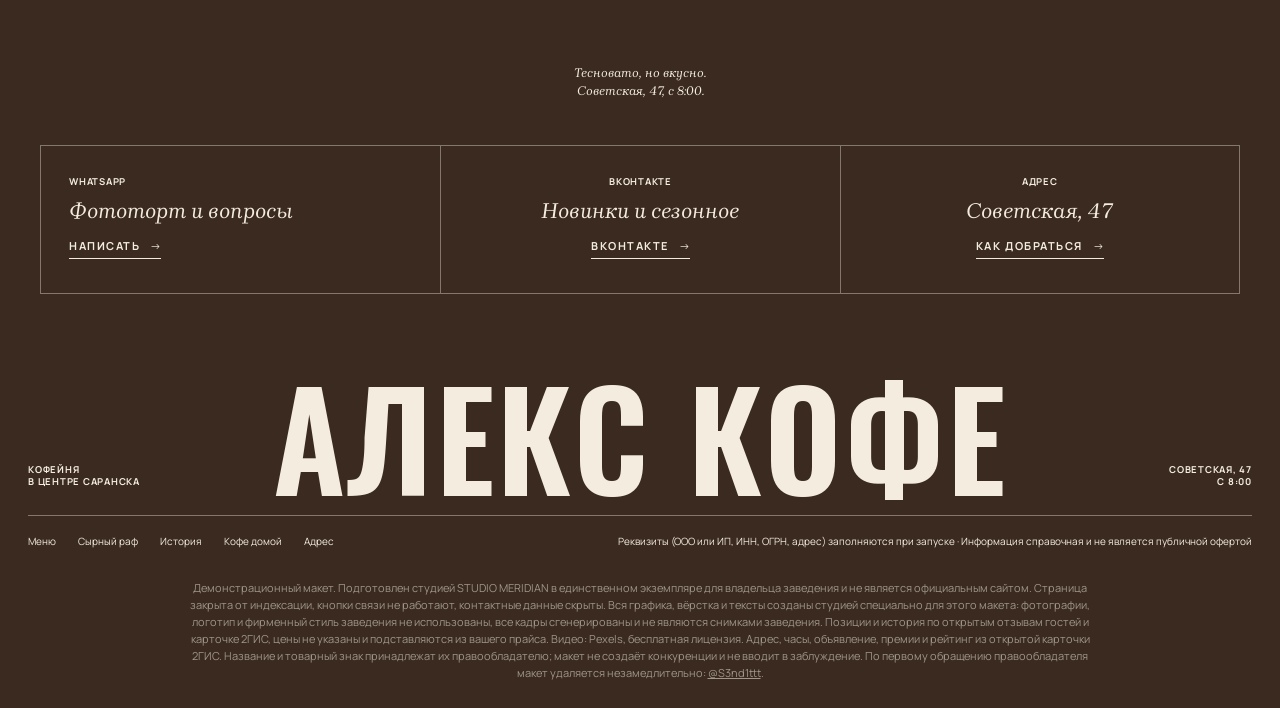
<file: gde/index.html>
<!DOCTYPE html>
<html lang="ru" data-v="2" data-base="../" class="nojs" data-tone="p">
<head>
<meta charset="UTF-8">
<meta name="viewport" content="width=device-width, initial-scale=1, viewport-fit=cover">
<meta name="robots" content="noindex, nofollow">
<title>Советская, 47 · Демо-макет сайта · STUDIO MERIDIAN</title>
<meta name="description" content="Алекс Кофе: Советская улица, 47, центр Саранска. Понедельник-суббота с 8:00, воскресенье с 9:00, до 21:00.">
<meta name="theme-color" content="#3A2A20">
<meta property="og:type" content="website">
<meta property="og:title" content="Демо-макет сайта · STUDIO MERIDIAN">
<meta property="og:description" content="Алекс Кофе: Советская улица, 47, центр Саранска. Понедельник-суббота с 8:00, воскресенье с 9:00, до 21:00.">
<meta property="og:url" content="https://sasakolpakoh227-a11y.github.io/alex/gde/">
<meta property="og:image" content="https://sasakolpakoh227-a11y.github.io/alex/img/og.jpg?v=2">
<link rel="icon" href="data:image/svg+xml,%3Csvg xmlns='http://www.w3.org/2000/svg' viewBox='0 0 40 40'%3E%3Crect width='40' height='40' rx='8' fill='%23C9A574'/%3E%3Cpath d='M12 10h16l2 5v18H10V15z' fill='none' stroke='%233A2A20' stroke-width='2.4'/%3E%3Cellipse cx='20' cy='24' rx='3.6' ry='5' transform='rotate(25 20 24)' fill='%23B3261E'/%3E%3C/svg%3E">
<link rel="preload" href="../fonts/manrope.woff2" as="font" type="font/woff2" crossorigin>
<link rel="preload" href="../fonts/oswald-cyrillic.woff2" as="font" type="font/woff2" crossorigin>
<link rel="stylesheet" href="../skin.css?v=3e9a153c">
<link rel="stylesheet" href="../venue.css?v=9f51ca2f">
<noscript><style>.curtain{display:none}</style></noscript>
</head>
<body>
<p class="demo-strip">Демо-макет студии MERIDIAN · не является официальным сайтом заведения</p>
<div class="curtain" aria-hidden="true"><p class="wm"><span style="--i:0">а</span><span style="--i:1">л</span><span style="--i:2">е</span><span style="--i:3">к</span><span style="--i:4">с</span><span style="--i:5">&nbsp;</span><span style="--i:6">к</span><span style="--i:7">о</span><span style="--i:8">ф</span><span style="--i:9">е</span></p><div class="pic"><div class="pi"><img src="../img/h-alex.jpg?v=2" alt="" decoding="async" width="1152" height="768"></div></div></div>
<div class="veil" aria-hidden="true"></div>
<header class="top">
  <nav class="nav" aria-label="Разделы"><a href="../menu/">Меню</a><a href="../#raf">Сырный раф</a><a href="../#istoriya">История</a><a href="../#domoy">Кофе домой</a><a href="../gde/" aria-current="page">Адрес</a></nav>
  <button class="burger" type="button" aria-expanded="false" aria-controls="menu">Меню</button>
  <a class="logo" href="../" aria-label="Алекс Кофе, на главную"><svg class="lamp" viewBox="0 0 40 40" aria-hidden="true"><path d="M11 9h18l2 5v20H9V14z" fill="none" stroke="currentColor" stroke-width="2" stroke-linejoin="round"/><path d="M9 14h22M14 9v5M26 9v5" stroke="currentColor" stroke-width="1.6"/><ellipse cx="20" cy="24" rx="4" ry="5.6" transform="rotate(25 20 24)" fill="currentColor"/></svg><span>алекс кофе</span></a>
  <div class="right"><span class="now" data-now></span><button type="button" data-hint="Телефон скрыт в демо. В рабочей версии кнопка сразу набирает номер.">Позвонить</button></div>
</header>
<div class="menu" id="menu" hidden><nav aria-label="Меню"><a href="../menu/">Меню</a><a href="../#raf">Сырный раф</a><a href="../#istoriya">История</a><a href="../#domoy">Кофе домой</a><a href="../gde/" aria-current="page">Адрес</a></nav></div>
<main class="spots-p" data-bg="p">

  <section class="mh"><p class="kick">Саранск</p><h1 class="cap l rv"><span class="ln"><span>Советская,</span></span><span class="ln"><span>47</span></span></h1></section>
  <article class="spot" id="sovetskaya">
    <div class="sp2"><figure class="px"><img src="../img/h-alex.jpg?v=2" alt="Советская, 47" loading="lazy" decoding="async" width="1152" height="768"></figure><figure class="px"><img src="../img/a-cup.jpg?v=2" alt="" loading="lazy" decoding="async" width="576" height="576"></figure></div>
    <div class="si">
      <p class="k">центр Саранска · Премия 2ГИС: лучшая кофейня 2026, победитель премии 2019</p>
      <h2 class="cap m">Советская, 47</h2>
      <p class="it">Советская улица, 47, до Главпочтамта шесть минут пешком. Понедельник-суббота с 8:00, воскресенье с 9:00, до 21:00.</p>
      <p class="k">Пн‑сб с 8:00 до 21:00 · вс с 9:00 до 21:00 · <span class="st" data-open="8" data-close="21" data-open-we="8" data-close-we="21" data-open-sun="9" data-close-sun="21"></span></p>
      <p class="k">5.0 в 2ГИС · 439 оценок</p>
      <button class="btn" type="button" data-hint="В рабочей версии кнопка откроет маршрут в 2ГИС или Яндекс Картах.">Маршрут</button>
    </div>
  </article>
  <section class="gives feats"><h2 class="cap m">Удобства</h2><div class="gv"><div><b>С 8:00, в воскресенье с 9:00</b></div><div><b>Кофе в пачках домой</b></div><div><b>Своя система лояльности</b></div><div><b>Фототорты на заказ</b></div><div><b>Постное меню</b></div><div><b>Детские коктейли</b></div><div><b>Кофе и десерты с собой</b></div><div><b>Оплата картой</b></div></div></section>
</main>
<footer class="foot" data-bg="g">
  <p class="quote">Тесновато, но вкусно.<br>Советская, 47, с 8:00.</p>
  <div class="boxes"><div class="box"><p class="k">WhatsApp</p><p class="it">Фототорт и вопросы</p><button class="btn" type="button" data-hint="В рабочей версии кнопка открывает WhatsApp кофейни.">Написать</button></div><div class="box"><p class="k">ВКонтакте</p><p class="it">Новинки и сезонное</p><button class="btn" type="button" data-hint="В рабочей версии здесь ваша группа ВКонтакте.">ВКонтакте</button></div><div class="box"><p class="k">Адрес</p><p class="it">Советская, 47</p><a class="btn" href="../gde/">Как добраться</a></div></div>
  <div class="sig"><p class="k">Кофейня<br>в центре Саранска</p><p class="wm" aria-hidden="true">алекс кофе</p><p class="k r">Советская, 47<br>с 8:00</p></div>
  <div class="fine">
    <span><a href="../menu/">Меню</a><a href="../#raf">Сырный раф</a><a href="../#istoriya">История</a><a href="../#domoy">Кофе домой</a><a href="../gde/">Адрес</a></span>
    <span>Реквизиты (ООО или ИП, ИНН, ОГРН, адрес) заполняются при запуске · Информация справочная и не является публичной офертой</span>
  </div>
  <p class="note">Демонстрационный макет. Подготовлен студией STUDIO MERIDIAN в единственном экземпляре для владельца заведения и не является официальным сайтом. Страница закрыта от индексации, кнопки связи не работают, контактные данные скрыты. Вся графика, вёрстка и тексты созданы студией специально для этого макета: фотографии, логотип и фирменный стиль заведения не использованы, все кадры сгенерированы и не являются снимками заведения. Позиции и история по открытым отзывам гостей и карточке 2ГИС, цены не указаны и подставляются из вашего прайса. Видео: Pexels, бесплатная лицензия. Адрес, часы, объявление, премии и рейтинг из открытой карточки 2ГИС. Название и товарный знак принадлежат их правообладателю; макет не создаёт конкуренции и не вводит в заблуждение. По первому обращению правообладателя макет удаляется незамедлительно: <a href="https://t.me/S3nd1ttt" target="_blank" rel="noopener">@S3nd1ttt</a>.</p>
</footer>
<div class="toast" role="status" aria-live="polite" hidden></div>
<a class="mer-badge" href="https://t.me/S3nd1ttt" target="_blank" rel="noopener">MERIDIAN · Демо</a>
<script src="../skin.js?v=94cd19e5"></script>
<script src="../venue.js?v=c8ef0ea7"></script>
</body>
</html>
</file>
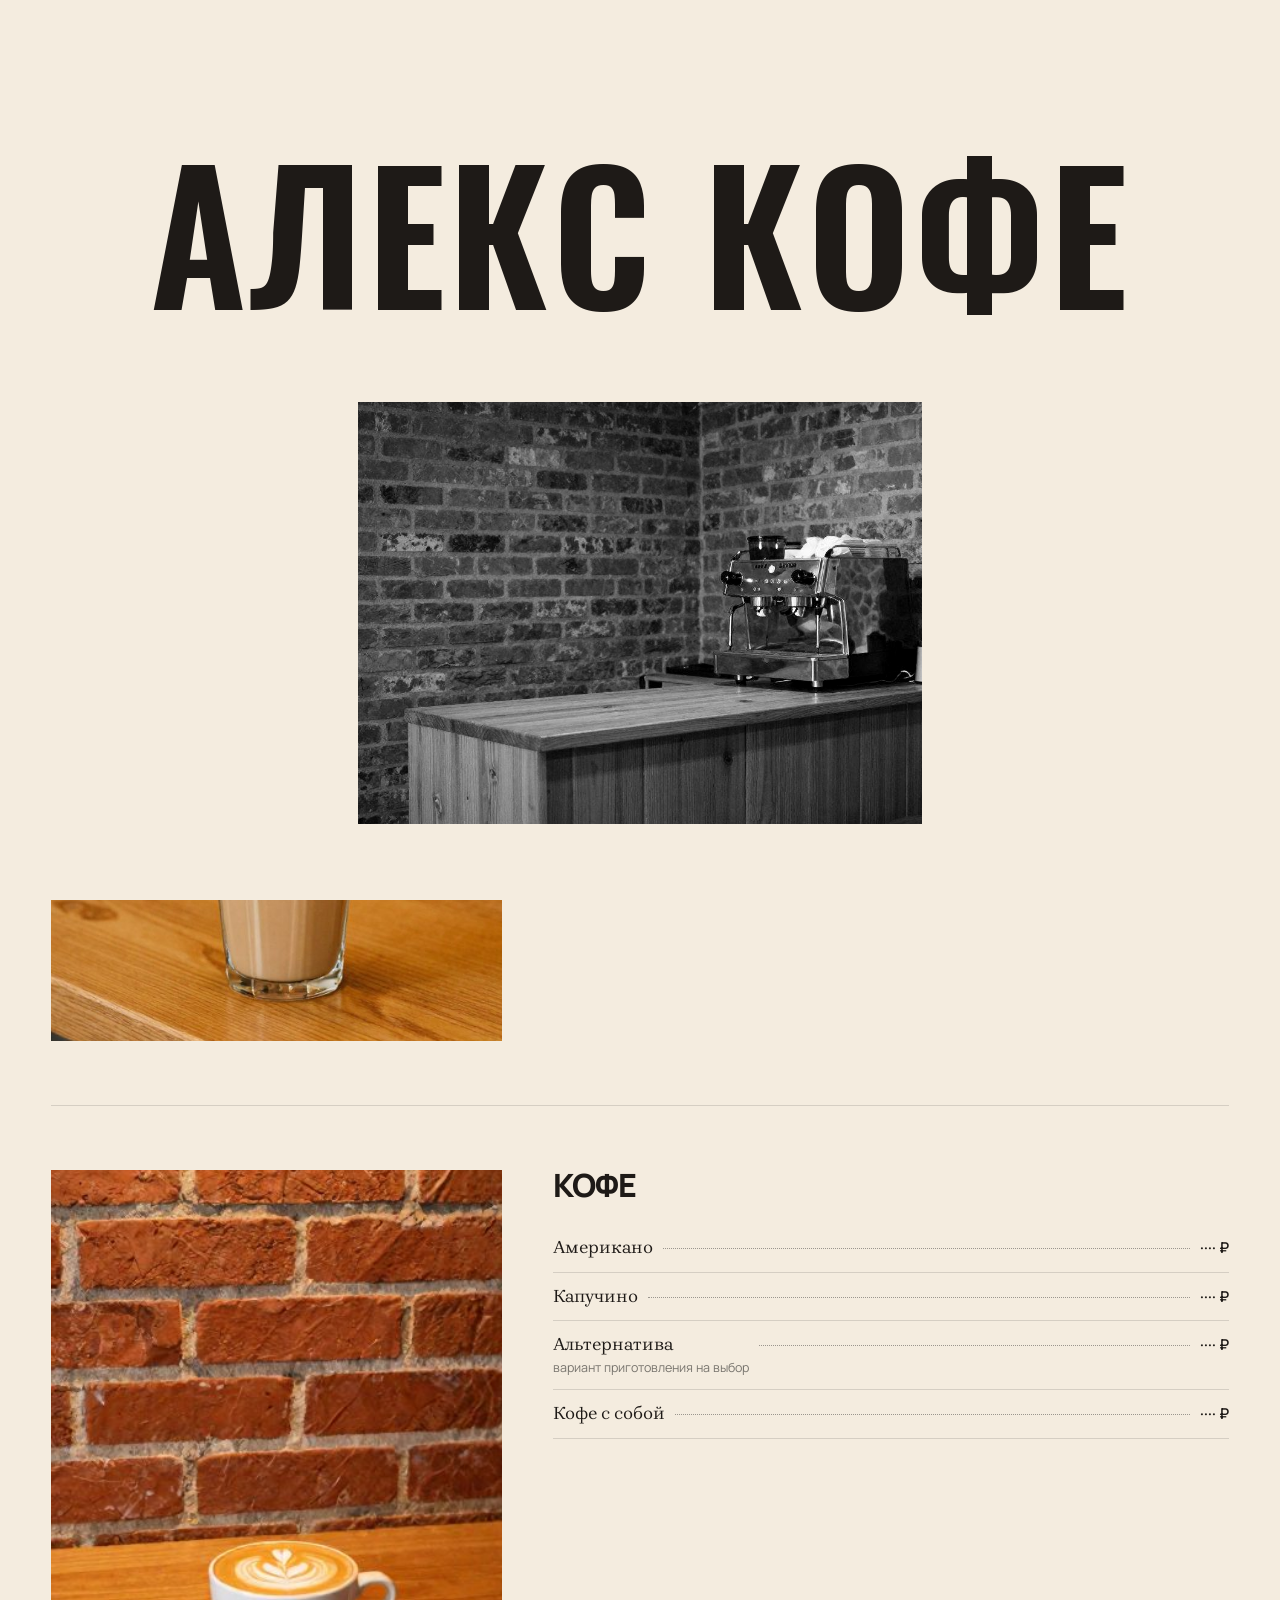
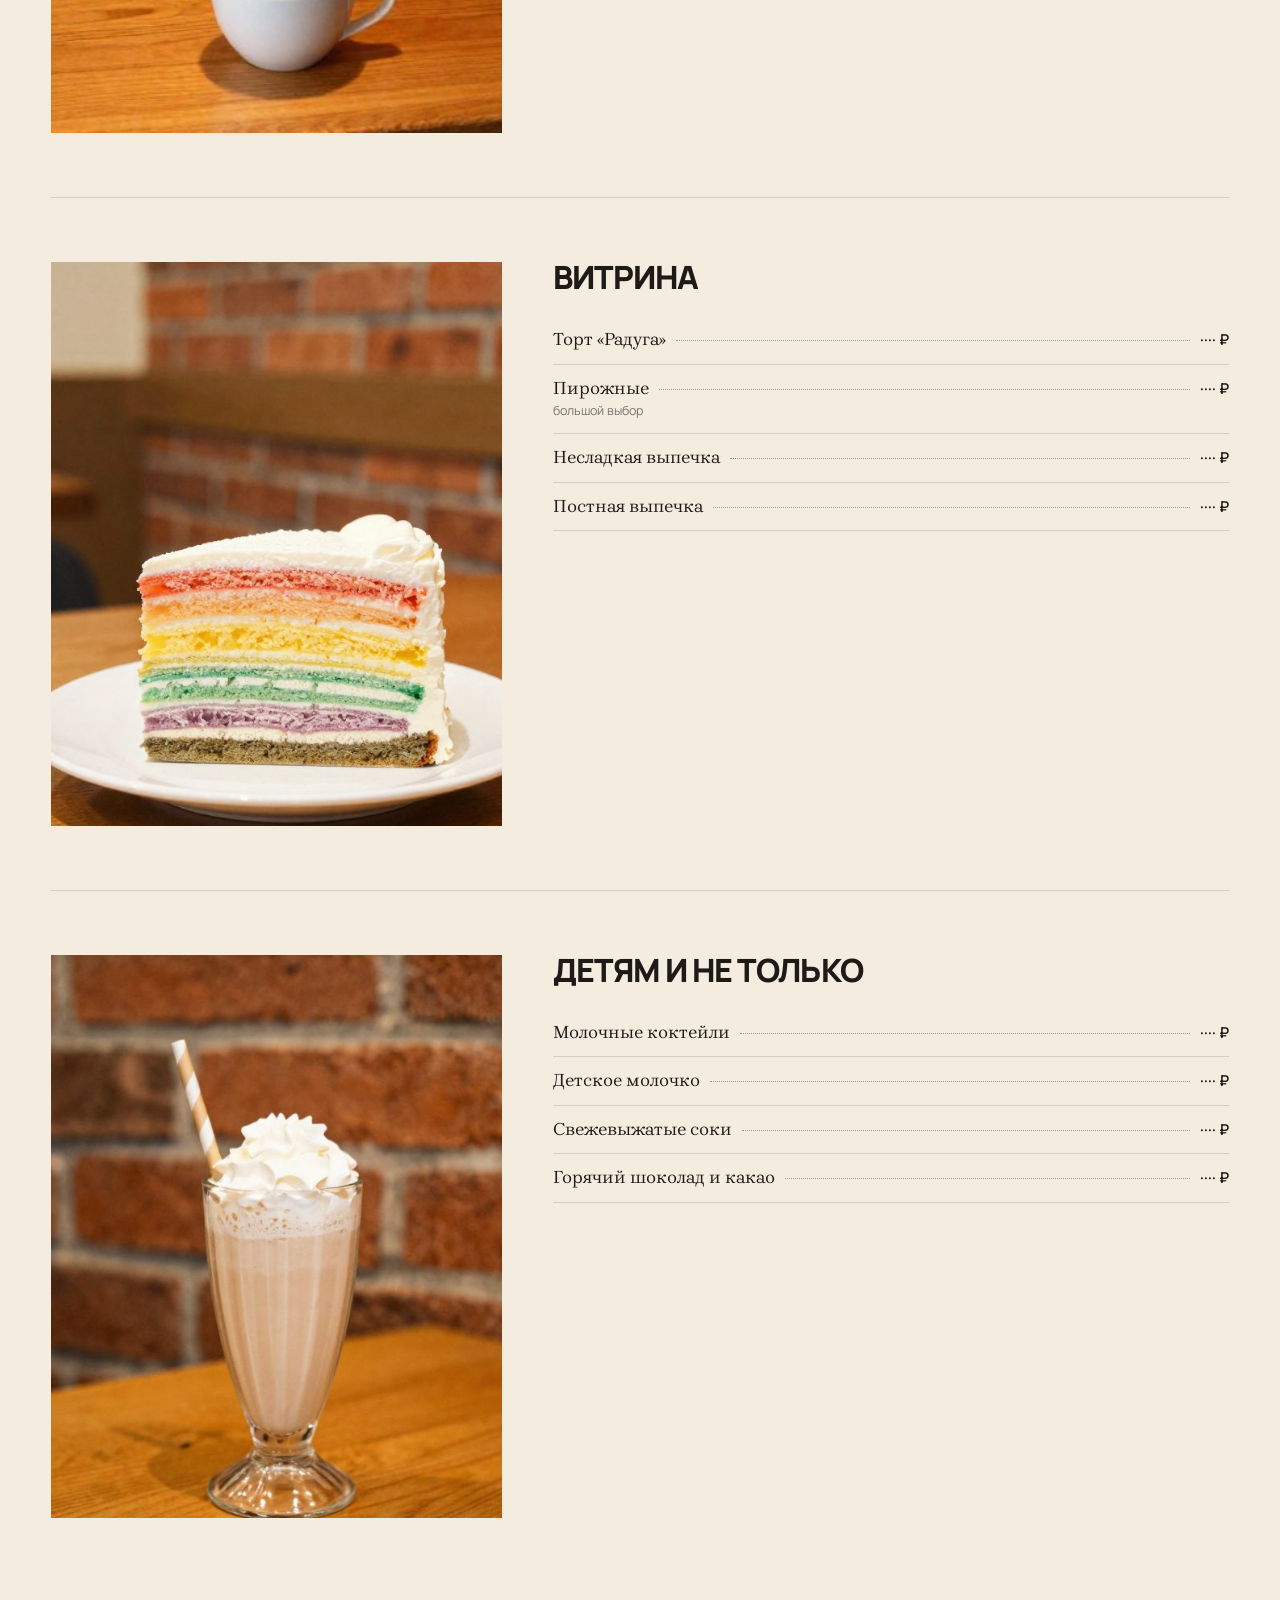
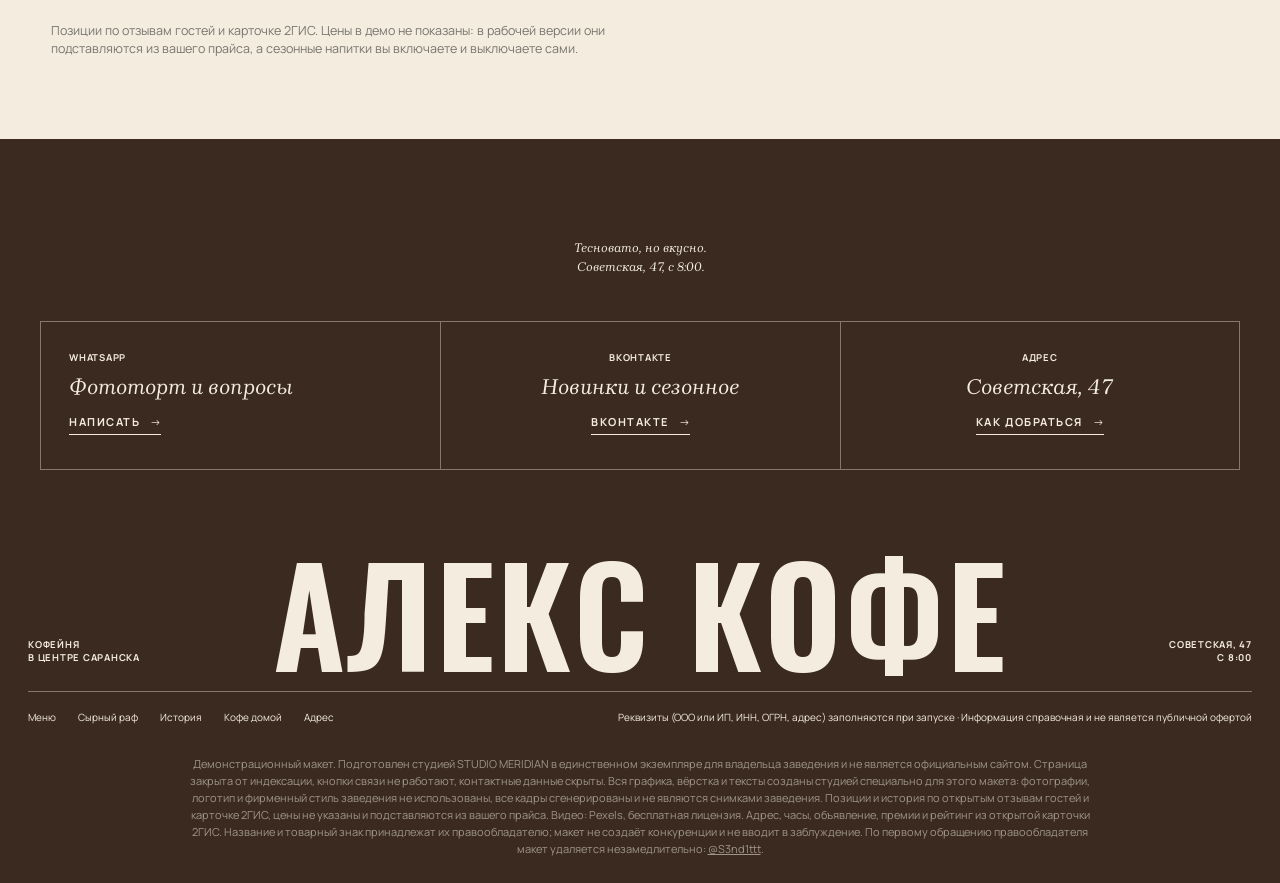
<file: menu/index.html>
<!DOCTYPE html>
<html lang="ru" data-v="2" data-base="../" class="nojs" data-tone="p">
<head>
<meta charset="UTF-8">
<meta name="viewport" content="width=device-width, initial-scale=1, viewport-fit=cover">
<meta name="robots" content="noindex, nofollow">
<title>Меню · Демо-макет сайта · STUDIO MERIDIAN</title>
<meta name="description" content="Меню Алекс Кофе в Саранске: сырный раф, латте с мёдом, тыквенный латте, торт «Радуга», выпечка и кофе в пачках.">
<meta name="theme-color" content="#3A2A20">
<meta property="og:type" content="website">
<meta property="og:title" content="Демо-макет сайта · STUDIO MERIDIAN">
<meta property="og:description" content="Меню Алекс Кофе в Саранске: сырный раф, латте с мёдом, тыквенный латте, торт «Радуга», выпечка и кофе в пачках.">
<meta property="og:url" content="https://sasakolpakoh227-a11y.github.io/alex/menu/">
<meta property="og:image" content="https://sasakolpakoh227-a11y.github.io/alex/img/og.jpg?v=2">
<link rel="icon" href="data:image/svg+xml,%3Csvg xmlns='http://www.w3.org/2000/svg' viewBox='0 0 40 40'%3E%3Crect width='40' height='40' rx='8' fill='%23C9A574'/%3E%3Cpath d='M12 10h16l2 5v18H10V15z' fill='none' stroke='%233A2A20' stroke-width='2.4'/%3E%3Cellipse cx='20' cy='24' rx='3.6' ry='5' transform='rotate(25 20 24)' fill='%23B3261E'/%3E%3C/svg%3E">
<link rel="preload" href="../fonts/manrope.woff2" as="font" type="font/woff2" crossorigin>
<link rel="preload" href="../fonts/oswald-cyrillic.woff2" as="font" type="font/woff2" crossorigin>
<link rel="stylesheet" href="../skin.css?v=3e9a153c">
<link rel="stylesheet" href="../venue.css?v=9f51ca2f">
<noscript><style>.curtain{display:none}</style></noscript>
</head>
<body>
<p class="demo-strip">Демо-макет студии MERIDIAN · не является официальным сайтом заведения</p>
<div class="curtain" aria-hidden="true"><p class="wm"><span style="--i:0">а</span><span style="--i:1">л</span><span style="--i:2">е</span><span style="--i:3">к</span><span style="--i:4">с</span><span style="--i:5">&nbsp;</span><span style="--i:6">к</span><span style="--i:7">о</span><span style="--i:8">ф</span><span style="--i:9">е</span></p><div class="pic"><div class="pi"><img src="../img/h-alex.jpg?v=2" alt="" decoding="async" width="1152" height="768"></div></div></div>
<div class="veil" aria-hidden="true"></div>
<header class="top">
  <nav class="nav" aria-label="Разделы"><a href="../menu/" aria-current="page">Меню</a><a href="../#raf">Сырный раф</a><a href="../#istoriya">История</a><a href="../#domoy">Кофе домой</a><a href="../gde/">Адрес</a></nav>
  <button class="burger" type="button" aria-expanded="false" aria-controls="menu">Меню</button>
  <a class="logo" href="../" aria-label="Алекс Кофе, на главную"><svg class="lamp" viewBox="0 0 40 40" aria-hidden="true"><path d="M11 9h18l2 5v20H9V14z" fill="none" stroke="currentColor" stroke-width="2" stroke-linejoin="round"/><path d="M9 14h22M14 9v5M26 9v5" stroke="currentColor" stroke-width="1.6"/><ellipse cx="20" cy="24" rx="4" ry="5.6" transform="rotate(25 20 24)" fill="currentColor"/></svg><span>алекс кофе</span></a>
  <div class="right"><span class="now" data-now></span><button type="button" data-hint="Телефон скрыт в демо. В рабочей версии кнопка сразу набирает номер.">Позвонить</button></div>
</header>
<div class="menu" id="menu" hidden><nav aria-label="Меню"><a href="../menu/" aria-current="page">Меню</a><a href="../#raf">Сырный раф</a><a href="../#istoriya">История</a><a href="../#domoy">Кофе домой</a><a href="../gde/">Адрес</a></nav></div>
<main class="menu-p" data-bg="p">

  <section class="mh"><p class="kick">Кофейня в центре Саранска</p><h1 class="cap l rv"><span class="ln"><span>Меню</span></span></h1><nav class="mtabs" aria-label="Разделы меню"><a href="#raf">Рафы и латте</a><a href="#kofe">Кофе</a><a href="#vitrina">Витрина</a><a href="#detyam">Детям и не только</a></nav></section>
  <section class="mcat" id="raf"><figure class="px"><img src="../img/a-raf.jpg?v=2" alt="Рафы и латте" loading="lazy" decoding="async" width="704" height="880"></figure><div><h2 class="cap m">Рафы и латте</h2><ul class="mlist"><li><span><b>Сырный раф</b><small>«вкуснее в Саранске не найдёте»</small></span><i></i><em>···· ₽</em></li><li><span><b>Латте с мёдом</b></span><i></i><em>···· ₽</em></li><li><span><b>Тыквенный латте</b><small>за ним приезжали даже из соседнего региона</small></span><i></i><em>···· ₽</em></li><li><span><b>Раф</b><small>классический</small></span><i></i><em>···· ₽</em></li></ul></div></section>
  <section class="mcat" id="kofe"><figure class="px"><img src="../img/a-cup.jpg?v=2" alt="Кофе" loading="lazy" decoding="async" width="576" height="576"></figure><div><h2 class="cap m">Кофе</h2><ul class="mlist"><li><span><b>Американо</b></span><i></i><em>···· ₽</em></li><li><span><b>Капучино</b></span><i></i><em>···· ₽</em></li><li><span><b>Альтернатива</b><small>вариант приготовления на выбор</small></span><i></i><em>···· ₽</em></li><li><span><b>Кофе с собой</b></span><i></i><em>···· ₽</em></li></ul></div></section>
  <section class="mcat" id="vitrina"><figure class="px"><img src="../img/a-rainbow.jpg?v=2" alt="Витрина" loading="lazy" decoding="async" width="704" height="880"></figure><div><h2 class="cap m">Витрина</h2><ul class="mlist"><li><span><b>Торт «Радуга»</b></span><i></i><em>···· ₽</em></li><li><span><b>Пирожные</b><small>большой выбор</small></span><i></i><em>···· ₽</em></li><li><span><b>Несладкая выпечка</b></span><i></i><em>···· ₽</em></li><li><span><b>Постная выпечка</b></span><i></i><em>···· ₽</em></li></ul></div></section>
  <section class="mcat" id="detyam"><figure class="px"><img src="../img/a-shake.jpg?v=2" alt="Детям и не только" loading="lazy" decoding="async" width="704" height="880"></figure><div><h2 class="cap m">Детям и не только</h2><ul class="mlist"><li><span><b>Молочные коктейли</b></span><i></i><em>···· ₽</em></li><li><span><b>Детское молочко</b></span><i></i><em>···· ₽</em></li><li><span><b>Свежевыжатые соки</b></span><i></i><em>···· ₽</em></li><li><span><b>Горячий шоколад и какао</b></span><i></i><em>···· ₽</em></li></ul></div></section>
  <p class="mnote">Позиции по отзывам гостей и карточке 2ГИС. Цены в демо не показаны: в рабочей версии они подставляются из вашего прайса, а сезонные напитки вы включаете и выключаете сами.</p>
</main>
<footer class="foot" data-bg="g">
  <p class="quote">Тесновато, но вкусно.<br>Советская, 47, с 8:00.</p>
  <div class="boxes"><div class="box"><p class="k">WhatsApp</p><p class="it">Фототорт и вопросы</p><button class="btn" type="button" data-hint="В рабочей версии кнопка открывает WhatsApp кофейни.">Написать</button></div><div class="box"><p class="k">ВКонтакте</p><p class="it">Новинки и сезонное</p><button class="btn" type="button" data-hint="В рабочей версии здесь ваша группа ВКонтакте.">ВКонтакте</button></div><div class="box"><p class="k">Адрес</p><p class="it">Советская, 47</p><a class="btn" href="../gde/">Как добраться</a></div></div>
  <div class="sig"><p class="k">Кофейня<br>в центре Саранска</p><p class="wm" aria-hidden="true">алекс кофе</p><p class="k r">Советская, 47<br>с 8:00</p></div>
  <div class="fine">
    <span><a href="../menu/">Меню</a><a href="../#raf">Сырный раф</a><a href="../#istoriya">История</a><a href="../#domoy">Кофе домой</a><a href="../gde/">Адрес</a></span>
    <span>Реквизиты (ООО или ИП, ИНН, ОГРН, адрес) заполняются при запуске · Информация справочная и не является публичной офертой</span>
  </div>
  <p class="note">Демонстрационный макет. Подготовлен студией STUDIO MERIDIAN в единственном экземпляре для владельца заведения и не является официальным сайтом. Страница закрыта от индексации, кнопки связи не работают, контактные данные скрыты. Вся графика, вёрстка и тексты созданы студией специально для этого макета: фотографии, логотип и фирменный стиль заведения не использованы, все кадры сгенерированы и не являются снимками заведения. Позиции и история по открытым отзывам гостей и карточке 2ГИС, цены не указаны и подставляются из вашего прайса. Видео: Pexels, бесплатная лицензия. Адрес, часы, объявление, премии и рейтинг из открытой карточки 2ГИС. Название и товарный знак принадлежат их правообладателю; макет не создаёт конкуренции и не вводит в заблуждение. По первому обращению правообладателя макет удаляется незамедлительно: <a href="https://t.me/S3nd1ttt" target="_blank" rel="noopener">@S3nd1ttt</a>.</p>
</footer>
<div class="toast" role="status" aria-live="polite" hidden></div>
<a class="mer-badge" href="https://t.me/S3nd1ttt" target="_blank" rel="noopener">MERIDIAN · Демо</a>
<script src="../skin.js?v=94cd19e5"></script>
<script src="../venue.js?v=c8ef0ea7"></script>
</body>
</html>
</file>
<file: skin.css>
/* DEMOKIT, кожа MAISON: каркас MAISON CAFÉ (шрифты Manrope и Brygada 1918, SIL OFL) для демо реальным заведениям.
   Палитра и шрифты в переменных :root, заведение переопределяет их в своём venue.css. Фон меняется по разделам data-bg. */
@font-face{font-family:'MSans';src:url(fonts/manrope.woff2) format('woff2');font-weight:400 800;font-display:swap}
@font-face{font-family:'MSerif';src:url(fonts/brygada.woff2) format('woff2');font-weight:400 700;font-style:normal;font-display:swap}
@font-face{font-family:'MSerif';src:url(fonts/brygada-italic.woff2) format('woff2');font-weight:400 700;font-style:italic;font-display:swap}

:root{
  --gr:#1E1E1C;--gr2:#282826;--pa:#F1EEE7;--li:#E2DBCC;--kr:#D3BE98;--ink:#171716;--cream:#E9E3D6;--brass:#D9B26F;--acc:var(--brass);--disp:var(--sans);
  --sans:'MSans',system-ui,sans-serif;--serif:'MSerif',Georgia,serif;
  --ease:cubic-bezier(.2,.8,.2,1);--eio:cubic-bezier(.77,0,.175,1);--eo:cubic-bezier(.25,.46,.45,.94);--hd:64px;
}
html{--bg:var(--gr);--fg:var(--cream);--mut:rgba(233,227,214,.58);--line:rgba(233,227,214,.16);--line2:rgba(233,227,214,.42);--tile:#4A5A4F}
html[data-tone=p]{--bg:var(--pa);--fg:var(--ink);--mut:rgba(23,23,22,.56);--line:rgba(23,23,22,.14);--line2:rgba(23,23,22,.4);--tile:#8E8982}
html[data-tone=l]{--bg:var(--li);--fg:var(--ink);--mut:rgba(23,23,22,.56);--line:rgba(23,23,22,.15);--line2:rgba(23,23,22,.4);--tile:#8E8982}
html[data-tone=k]{--bg:var(--kr);--fg:var(--ink);--mut:rgba(23,23,22,.6);--line:rgba(23,23,22,.18);--line2:rgba(23,23,22,.45);--tile:#8E8475}
html.en .ru,html:not(.en) .en{display:none}
*,*::before,*::after{box-sizing:border-box}
html,body{overflow-x:clip}
body{margin:0;background:var(--bg);color:var(--fg);font:400 15px/1.5 var(--sans);-webkit-font-smoothing:antialiased;transition:background-color .8s var(--ease),color .8s var(--ease)}
img,video{display:block;max-width:100%;height:auto}
a{color:inherit;text-decoration:none}
button,input{font:inherit;color:inherit}
button{background:none;border:0;padding:0;cursor:pointer}
figure{margin:0}
p{margin:0}
h1{margin:0;font:inherit}
.vh{position:absolute;width:1px;height:1px;overflow:hidden;clip:rect(0 0 0 0);white-space:nowrap}
:focus-visible{outline:1px solid currentColor;outline-offset:3px}

/* ── шрифтовые роли ── */
.cap{font:800 18px/.88 var(--disp);text-transform:uppercase;letter-spacing:-.035em;margin:0}
.cap.xl{font-size:clamp(56px,8.6vw,136px)}
.cap.l{font-size:clamp(40px,5.2vw,82px)}
.cap.m{font-size:clamp(24px,2.5vw,38px);line-height:.94;letter-spacing:-.03em}
.cap.s{font-size:15px;line-height:1.05;letter-spacing:-.01em}
.cap.s2{font-size:clamp(22px,2vw,28px);line-height:.95;letter-spacing:-.02em}
.kick{font:400 20px/1.2 var(--serif);margin-bottom:14px;letter-spacing:-.01em}
.lead{font-size:14px;line-height:1.5;margin-top:28px}
.k{font:700 9.5px/1.35 var(--sans);text-transform:uppercase;letter-spacing:.08em}
.btn{display:inline-block;border:1px solid var(--line2);padding:11px 28px;font:600 9.5px/1 var(--sans);text-transform:uppercase;letter-spacing:.12em;transition:background .3s,color .3s,border-color .3s}
.btn:hover{background:var(--fg);color:var(--bg);border-color:var(--fg)}

/* ── проявление заголовков по строкам (маска) и мягкое появление ── */
.ln{display:block;overflow:hidden;padding-bottom:.13em;margin-bottom:-.13em}
.ln>span{display:block;transform:translateY(108%);transition:transform 1.1s var(--ease)}
.ln:nth-child(2)>span{transition-delay:.09s}.ln:nth-child(3)>span{transition-delay:.18s}
.rv.in .ln>span{transform:none}
.rv-f{opacity:0;transform:translateY(16px);transition:opacity 1s var(--ease) .25s,transform 1s var(--ease) .25s}
.rv-f.in{opacity:1;transform:none}
html.nojs .ln>span,html.nojs .rv-f{transform:none;opacity:1}

/* ── шторка-загрузчик: знак, снизу поднимается кадр, потом шторка уходит вверх ── */
.curtain{position:fixed;inset:0;z-index:200;background:var(--pa);color:var(--ink);display:flex;flex-direction:column;align-items:center;justify-content:center;overflow:hidden;transition:transform 1.1s var(--eio)}
.curtain .wm{font:500 clamp(84px,14vw,230px)/.86 var(--serif);letter-spacing:-.045em;position:relative;z-index:2;overflow:hidden;padding:0 .04em .12em;white-space:nowrap}
.curtain .wm span{display:inline-block;transform:translateY(110%);transition:transform 1.25s var(--eio) calc(var(--i) * 45ms)}
.curtain .pic{width:min(44vw,620px);aspect-ratio:4/3;overflow:hidden;margin-top:-.1em;transform:translateY(80vh);transition:transform 1.6s var(--eio) .2s}
.curtain .pi{width:100%;height:100%;transform:translateY(-10%) scale(1.1);transition:transform 1.6s var(--eio) .2s}
.curtain .pic img{width:100%;height:100%;object-fit:cover;filter:grayscale(1) contrast(1.05)}
html.c1 .curtain .wm span{transform:none}
html.c1 .curtain .pic{transform:translateY(18%)}
html.c1 .curtain .pi{transform:translateY(0) scale(1.1)}
html.c2 .curtain{transform:translateY(-100%)}
html.c2 .curtain .pi{transform:translateY(40%) scale(1.2)}
html.quick .curtain{background:var(--gr);color:var(--cream);transition-duration:.8s}
html.quick .curtain .pic{display:none}
html.quick .curtain .wm span{transition-duration:.7s;transition-delay:calc(var(--i) * 18ms)}
html.c3 .curtain{display:none}
/* шторка между страницами: графит опускается сверху, новая страница открывается из-под неё */
.veil{position:fixed;inset:0;z-index:190;background:var(--gr);transform:translateY(-100%);transition:transform .75s var(--eio);pointer-events:none}
html.leaving .veil{transform:none}

/* ── шапка ── */
.top{position:sticky;top:0;z-index:50;height:var(--hd);display:grid;grid-template-columns:1fr auto 1fr;align-items:center;padding:0 28px;background:var(--bg);border-bottom:1px solid var(--line);transition:background-color .8s var(--ease),transform .5s cubic-bezier(.455,.03,.515,.955)}
html.hd-up .top{transform:translateY(-101%)}
.nav{display:flex;gap:22px;font-size:11.5px}
.nav a{position:relative;padding:4px 0}
.nav a::after{content:'';position:absolute;left:50%;bottom:-3px;height:1px;width:0;background:currentColor;transform:translateX(-50%);transition:width .5s cubic-bezier(.455,.03,.515,.955)}
.nav a:hover::after{width:100%}
.nav a[aria-current]::after{width:14px}
.nav a[aria-current]:hover::after{width:100%}
.logo{font:500 33px/1 var(--serif);letter-spacing:-.035em;white-space:nowrap}
.right{display:flex;justify-content:flex-end;align-items:center;gap:18px;font-size:11.5px;white-space:nowrap}
.langs{display:flex;gap:9px}
.langs button{color:var(--mut)}
.langs button[aria-pressed=true]{color:var(--fg)}
.burger{display:none;font-size:11.5px;justify-self:start}
.menu{position:fixed;inset:var(--hd) 0 0;z-index:49;background:var(--bg);padding:30px 24px}
.menu nav{display:flex;flex-direction:column;gap:6px}
.menu a{font:800 34px/1.05 var(--sans);text-transform:uppercase;letter-spacing:-.03em}

/* ── первый экран ── */
.hero{min-height:calc(100svh - var(--hd));display:flex;flex-direction:column;align-items:center;justify-content:center;text-align:center;padding:60px 24px 90px}
.hero .lead{max-width:520px}
.hero .btn{margin-top:30px}
.hbtns{display:flex;flex-wrap:wrap;justify-content:center;gap:10px}.hbtns .btn{margin:30px 0 0 !important}

/* ── пара видео: растёт по прокрутке ── */
.duo{height:190vh;--k:0}
.duo .stick{position:sticky;top:var(--hd);height:calc(100svh - var(--hd));display:grid;place-items:center}
.duo .pair{display:grid;grid-template-columns:1fr 1fr;width:calc(54vw + 36vw * var(--k));max-width:calc((100svh - var(--hd) - 60px) * 1.7)}
.duo figure{aspect-ratio:5/6;overflow:hidden;background:var(--gr2)}
.duo img,.duo video{width:100%;height:100%;object-fit:cover}

/* ── линейки и сетка пачек ── */
.ranges{padding:130px 24px 120px;text-align:center}
.grid{display:grid;grid-template-columns:repeat(3,1fr);gap:22px;max-width:1260px;margin:56px auto 50px;text-align:left}
.card{display:block}
.card .ph{position:relative;display:block;aspect-ratio:4/5;overflow:hidden;background:var(--tile)}
.card .ph img{position:absolute;inset:0;width:100%;height:100%;object-fit:cover;transition:opacity .6s var(--ease),transform 1.2s var(--ease)}
.card .ph .alt{opacity:0}
.card:hover .ph .alt{opacity:1}
.card:hover .ph img{transform:scale(1.025)}
.card .meta{display:grid;grid-template-columns:1fr auto;gap:2px 12px;padding:14px 0 6px}
.card .meta b{font:800 12.5px/1.2 var(--sans);text-transform:uppercase;letter-spacing:-.01em}
.card .meta .pr{position:relative;font-size:10.5px;padding-bottom:2px;align-self:start}
.card .meta .pr::after{content:'';position:absolute;left:0;right:0;bottom:0;height:1px;background:currentColor;transform:scaleX(0);transform-origin:left;transition:transform .5s cubic-bezier(.455,.03,.515,.955)}
.card:hover .meta .pr::after{transform:scaleX(1)}
.card .meta small{grid-column:1/-1;font-size:11px;color:var(--mut)}
.card[hidden]{display:none}
.tabs{display:flex;flex-wrap:wrap;justify-content:center;gap:8px;margin-top:36px}
.tabs button{border:1px solid var(--line);padding:9px 16px;font:600 9.5px/1 var(--sans);text-transform:uppercase;letter-spacing:.1em}
.tabs button[aria-pressed=true]{background:var(--fg);color:var(--bg);border-color:var(--fg)}
.shop .grid{margin-top:40px}
.banner{padding:140px 24px;text-align:center}
.banner .lead{max-width:460px;margin:26px auto 0}

/* ── парящий коллаж ── */
.collage{position:relative;padding:40px 0 120px}
.fl{position:relative;height:150vh;max-width:1400px;margin:0 auto}
.fl figure{position:absolute;overflow:hidden;background:var(--gr2);will-change:transform}
.fl img{width:100%;height:100%;object-fit:cover}
.fl .c0{left:50%;top:6vh;width:min(36vw,520px);aspect-ratio:3/4;margin-left:calc(min(36vw,520px) / -2);z-index:1}
.fl .c1{left:12%;top:26vh;width:11vw;aspect-ratio:4/5;z-index:2}
.fl .c2{right:13%;top:12vh;width:10vw;aspect-ratio:3/4}
.fl .c3{left:23%;top:96vh;width:10vw;aspect-ratio:1;z-index:2}
.fl .c4{right:22%;top:104vh;width:11vw;aspect-ratio:1;z-index:2}
.fl .c5{left:6%;top:70vh;width:9vw;aspect-ratio:1}
.collage .say{text-align:center;padding:0 24px;margin-top:-8vh;position:relative;z-index:3}
.collage .say .btn{margin-top:30px}

/* ── обжарка во всю ширину ── */
.roast .wide{height:100svh;overflow:hidden;background:var(--gr2)}
.roast .wide img,.roast .wide video{width:100%;height:100%;object-fit:cover;transform:scale(var(--z,1.12));will-change:transform}

/* ── кофейни на главной ── */
.stores{padding:120px 24px 110px;text-align:center}
.rows{max-width:1400px;margin:44px auto 40px;border-top:1px solid var(--line);text-align:left}
.ex{border-bottom:1px solid var(--line);transition:background .4s}
.ex.open{background:rgba(255,255,255,.05)}
.row{display:grid;grid-template-columns:auto 1fr auto;align-items:baseline;gap:16px;width:100%;text-align:left;padding:22px 18px 18px;transition:padding .5s var(--ease)}
.row b{font:800 clamp(24px,3.6vw,54px)/.95 var(--sans);letter-spacing:-.035em;text-transform:uppercase}
.row .ad{font:400 clamp(13px,1.5vw,22px)/1.2 var(--serif);color:var(--mut)}
.row .more{display:flex;align-items:center;gap:10px;font:600 9px/1 var(--sans);text-transform:uppercase;letter-spacing:.1em;opacity:.55;transition:opacity .3s}
.row .more svg{width:22px;height:22px;border-radius:50%;transition:transform .5s var(--ease),background .5s,color .5s}
.row:hover{padding-left:28px}
.row:hover .more,.ex.open .more{opacity:1}
.row:hover .more svg{background:var(--fg);color:var(--bg)}
.ex.open .more svg{transform:rotate(45deg)}
.exb{display:grid;grid-template-rows:0fr;transition:grid-template-rows .9s cubic-bezier(.645,.045,.355,1)}
.ex.open .exb{grid-template-rows:1fr}
.exi{overflow:hidden}
.drag{display:flex;gap:16px;overflow-x:auto;scrollbar-width:none;padding:6px 18px 40px;cursor:grab;user-select:none;-webkit-user-select:none}
.drag::-webkit-scrollbar{display:none}
.drag.grabbing{cursor:grabbing}
.drag figure{flex:0 0 min(22vw,300px);aspect-ratio:2/3;overflow:hidden;background:var(--gr2)}
.drag img{width:100%;height:100%;object-fit:cover;pointer-events:none}
.drag .info{flex:0 0 260px;display:flex;flex-direction:column;justify-content:flex-end;gap:14px;padding:0 10px}
.drag .info .it{font:italic 400 22px/1.2 var(--serif)}
.drag .info .k{color:var(--mut)}
.drag .info .btn{align-self:flex-start}

/* ── плейлист: курсивная бегущая строка, обложка у курсора ── */
.playlist{padding:110px 0 120px;text-align:center;position:relative}
.mqs{margin:40px 0 44px}
.mq{overflow:hidden;white-space:nowrap}
.mqi{display:inline-block;font:italic 400 max(36px,5.4vw)/1.2 var(--serif);letter-spacing:-.02em;animation:mq 90s linear infinite}
.mq.rev .mqi{animation-direction:reverse;animation-duration:110s}
.mqs:hover .mqi{animation-play-state:paused}
.tr{padding:0 .12em;transition:color .3s}
.mqs:hover .tr{color:var(--mut)}
.mqs .tr:hover{color:var(--fg)}
@keyframes mq{to{transform:translateX(-50%)}}
.cover{position:fixed;left:0;top:0;width:200px;aspect-ratio:1;pointer-events:none;z-index:40;opacity:0;transform:translate(-50%,-50%) scale(.85);transition:opacity .25s,transform .35s var(--ease)}
.cover.on{opacity:1;transform:translate(-50%,-50%) scale(1)}
.cover img{width:100%;height:100%;object-fit:cover;box-shadow:0 18px 40px rgba(0,0,0,.35)}
.pl-note{margin-top:14px;font-size:12px;color:var(--mut)}

/* ── подвал ── */
.foot{background:var(--gr);color:var(--cream);--mut:rgba(233,227,214,.58);--line:rgba(233,227,214,.16);--line2:rgba(233,227,214,.42);padding:100px 28px 26px}
.foot .quote{text-align:center;font-size:13px;line-height:1.45}
.boxes{display:grid;grid-template-columns:repeat(3,1fr);max-width:1200px;margin:44px auto 90px;border:1px solid var(--line2)}
.box{padding:30px 28px 34px;display:flex;flex-direction:column;align-items:center;text-align:center;gap:10px}
.box+.box{border-left:1px solid var(--line2)}
.box:first-child{align-items:flex-start;text-align:left}
.box .it{font:italic 400 22px/1.15 var(--serif);margin-bottom:6px}
.mail{display:flex;width:min(260px,100%);border-bottom:1px solid var(--line2)}
.mail input{flex:1;min-width:0;background:none;border:0;padding:8px 0;font-size:12px;outline:0}
.mail input::placeholder{color:var(--mut)}
.mail button{padding:0 4px}
.said{font-size:11px;color:var(--mut)}
.foot .btn:hover{background:var(--cream);color:var(--gr);border-color:var(--cream)}
.sig{display:grid;grid-template-columns:1fr auto 1fr;align-items:end;max-width:1400px;margin:0 auto;padding-bottom:26px;border-bottom:1px solid var(--line2)}
.sig .wm{font:500 clamp(70px,10.5vw,168px)/.78 var(--serif);letter-spacing:-.05em;white-space:nowrap}
.sig .r{text-align:right}
.fine{display:flex;justify-content:space-between;gap:20px;flex-wrap:wrap;max-width:1400px;margin:18px auto 0;font-size:10px}
.fine span:first-child{display:flex;gap:22px}
.fine a:hover{text-decoration:underline}
.foot .note{max-width:1400px;margin:22px auto 0;font-size:10.5px;line-height:1.5;color:var(--mut)}
.foot .note a{text-decoration:underline}

/* ── корзина ── */
.cart{position:fixed;inset:0;z-index:120;background:rgba(10,10,9,.42);opacity:0;visibility:hidden;transition:opacity .4s,visibility .4s}
.cart.open{opacity:1;visibility:visible}
.cart .panel{position:absolute;top:0;right:0;bottom:0;width:min(440px,100%);background:var(--pa);color:var(--ink);display:flex;flex-direction:column;transform:translateX(100%);transition:transform .6s var(--ease)}
.cart.open .panel{transform:none}
.cart .hd{display:flex;justify-content:space-between;align-items:center;padding:0 24px;height:var(--hd);border-bottom:1px solid rgba(23,23,22,.14)}
.cart .x{font-size:11.5px}
.cart .body{flex:1;overflow:auto;padding:22px 24px}
.cart ul{list-style:none;margin:0;padding:0}
.cart li{display:grid;grid-template-columns:72px 1fr auto;gap:14px;align-items:center;padding:12px 0;border-bottom:1px solid rgba(23,23,22,.12)}
.cart li img{width:72px;aspect-ratio:4/5;object-fit:cover;background:#8E8982}
.cart li b{display:block;font:800 12px/1.2 var(--sans);text-transform:uppercase}
.cart li small{display:block;font-size:11px;color:rgba(23,23,22,.6);margin-top:3px}
.cart .q{display:flex;align-items:center;gap:10px;font-size:12px}
.cart .q button{width:22px;height:22px;border:1px solid rgba(23,23,22,.3)}
.cart .sum{display:flex;justify-content:space-between;margin:20px 0;font:800 13px/1 var(--sans);text-transform:uppercase}
.cart .go{display:block;text-align:center;background:var(--ink);color:var(--pa);padding:15px;font:600 10px/1 var(--sans);text-transform:uppercase;letter-spacing:.12em}
.cart .fine2{margin-top:12px;font-size:11px;color:rgba(23,23,22,.6)}
.cart .empty{text-align:center;padding-top:60px}
.cart .empty p{font:italic 400 22px/1.2 var(--serif);margin-bottom:22px}
.cart .empty .btn{border-color:rgba(23,23,22,.4)}

/* ── страница товара ── */
.pdp .buy{display:grid;grid-template-columns:minmax(0,1.62fr) minmax(320px,1fr);border-bottom:1px solid var(--line)}
.pics{display:grid;grid-template-columns:1.62fr 1fr}
.pics figure{overflow:hidden;background:var(--tile)}
.pics .a{grid-column:1/-1;aspect-ratio:1/1.02}
.pics .b,.pics .c{aspect-ratio:1/1}
.pics .c{aspect-ratio:auto}
.pics img{width:100%;height:100%;object-fit:cover}
.panel{border-left:1px solid var(--line)}
.panel .in{position:sticky;top:var(--hd);padding:36px 40px 44px}
.panel .k{color:var(--mut)}
.panel h1{margin-top:10px}
.notes{font:italic 400 15px/1.35 var(--serif);margin-top:12px}
.price{font-size:13px;margin-top:14px}
.opt{margin-top:22px}
.seg{display:flex;flex-wrap:wrap;gap:6px;margin-top:8px}
.seg button{border:1px solid var(--line);padding:8px 12px;font-size:11px}
.seg button[aria-pressed=true]{border-color:var(--fg)}
.addrow{display:grid;grid-template-columns:auto 1fr;gap:8px;margin-top:24px}
.qty{display:flex;align-items:center;border:1px solid var(--line2)}
.qty button{width:34px;height:40px}
.qty span{min-width:20px;text-align:center;font-size:12px}
.add{background:var(--fg);color:var(--bg);font:600 9.5px/1 var(--sans);text-transform:uppercase;letter-spacing:.12em;transition:opacity .3s}
.add:hover{opacity:.85}
.add.done{opacity:.6}
.pts{list-style:none;padding:0;margin:24px 0 30px}
.panel dl{margin:0}
.panel dl div{display:grid;grid-template-columns:110px 1fr;gap:14px;padding:16px 0;border-top:1px solid var(--line2)}
.panel dt{font:800 9px/1.4 var(--sans);text-transform:uppercase;letter-spacing:.06em}
.panel dd{margin:0;font-size:11.5px;line-height:1.45}
.act{display:grid;grid-template-columns:minmax(0,1.62fr) minmax(320px,1fr);border-bottom:1px solid var(--line)}
.act .cell{border-bottom:1px solid var(--line)}
.act .cell:nth-child(odd){border-right:1px solid var(--line)}
.act .circ{display:grid;place-items:center;padding:60px}
.act .circ .px{width:min(30vw,380px);aspect-ratio:1;border-radius:50%;background:var(--tile)}
.act .txt{padding:46px 40px;display:flex;flex-direction:column;justify-content:center;gap:18px}
.act .txt.c{align-items:center;text-align:center}
.act .wide2{min-height:44vh;position:relative;background:var(--tile)}
.act .wide2 .px{position:absolute;inset:0}
.act .sm{font-size:12px;max-width:260px;color:var(--mut)}
.sign{width:90px;height:52px}
.ranges.more{padding-top:110px}

/* ── кофейни: список и своя карта ── */
.find{display:grid;grid-template-columns:400px 1fr;height:calc(100svh - var(--hd))}
.find .list{padding:30px 28px;overflow:auto;border-right:1px solid var(--line)}
.find .q{width:100%;border:1px solid var(--line2);background:none;padding:12px 14px;font-size:11px;letter-spacing:.06em;text-transform:uppercase;outline:0}
.find .q::placeholder{color:var(--mut)}
.spots{list-style:none;margin:20px 0 0;padding:0}
.spots button{display:block;width:100%;text-align:left;padding:18px 0;border-bottom:1px solid var(--line)}
.spots b{display:block;font:800 13px/1.2 var(--sans);text-transform:uppercase;letter-spacing:-.01em}
.spots .ad{display:block;font:400 13px/1.3 var(--serif);margin:6px 0 4px}
.spots .k{color:var(--mut)}
.spots button[aria-current] b{text-decoration:underline;text-underline-offset:4px}
.mapbox{position:relative;overflow:hidden;background:#DCD5C6;touch-action:none;cursor:grab}
.mapbox.grab{cursor:grabbing}
.mapbox .layer{position:absolute;left:0;top:0;transform-origin:0 0}
.mapbox .layer svg{display:block}
.mapbox .zoom{position:absolute;right:16px;top:16px;z-index:3;display:flex;flex-direction:column;border:1px solid rgba(23,23,22,.3);background:var(--pa)}
.mapbox .zoom button{width:34px;height:34px;color:var(--ink)}
.mapbox .zoom button+button{border-top:1px solid rgba(23,23,22,.2)}
.mapbox .attr{position:absolute;right:10px;bottom:8px;z-index:3;font-size:9.5px;color:rgba(23,23,22,.65);background:rgba(241,238,231,.8);padding:2px 6px}
.pin{position:absolute;z-index:2;width:34px;height:34px;margin:-17px 0 0 -17px;border-radius:50%;background:var(--ink);color:var(--pa);display:grid;place-items:center;font:500 19px/1 var(--serif);box-shadow:0 0 0 3px var(--pa);transition:transform .3s var(--ease)}
.pin::before{content:'m';margin-top:-3px}
.pin i{position:absolute;left:44px;top:50%;transform:translateY(-50%);white-space:nowrap;font:800 10px/1 var(--sans);font-style:normal;text-transform:uppercase;letter-spacing:.04em;color:var(--ink);background:var(--pa);padding:6px 8px;opacity:0;transition:opacity .3s;pointer-events:none}
.pin.on{transform:scale(1.18)}
.pin.on i,.pin:hover i{opacity:1}

/* ── день сети ── */
.dh{text-align:center;padding:70px 24px 60px}
.script{font:italic 400 clamp(88px,13vw,210px)/.92 var(--serif);letter-spacing:-.03em;margin:0}
.dh .lead{margin-top:18px}
.mas{display:grid;grid-template-columns:repeat(3,1fr);gap:44px;max-width:1260px;margin:0 auto;padding:20px 24px 130px}
.mas .col{display:flex;flex-direction:column;gap:56px}
.mas .col:nth-child(2){padding-top:110px}
.mas .col:nth-child(3){padding-top:40px}
.mas .px{background:var(--tile)}
.mas .t .px{aspect-ratio:3/4}
.mas .w .px{aspect-ratio:4/3}
.mas .cap2{display:grid;gap:4px;margin-top:12px;font-size:12px;line-height:1.45}
.mas .cap2 .k{color:var(--mut)}
.mas .cap2 b{font:800 12.5px/1.2 var(--sans);text-transform:uppercase}
.qt{border:1px solid var(--line2);padding:28px 26px;display:flex;flex-direction:column;gap:22px;min-height:220px;justify-content:space-between}
.qt .cap{font-size:clamp(20px,1.8vw,26px)}

/* ── вакансии ── */
.jh{text-align:center;padding:90px 24px 70px}
.jh .big{font:400 clamp(28px,3.3vw,50px)/1.14 var(--serif);max-width:1000px;margin:22px auto 0;letter-spacing:-.015em}
.jg{display:grid;grid-template-columns:1.2fr 1fr;gap:64px;align-items:center;max-width:1240px;margin:0 auto;padding:0 24px 90px}
.jg .px{aspect-ratio:4/3;background:var(--tile)}
.jg .sm{font-size:13px;line-height:1.55;margin:16px 0 26px;max-width:420px}
.roles{list-style:none;margin:0;padding:0;border-top:1px solid var(--line2)}
.roles li{display:grid;grid-template-columns:1fr auto;gap:2px 16px;padding:14px 0;border-bottom:1px solid var(--line2)}
.roles b{font:800 13px/1.2 var(--sans);text-transform:uppercase}
.roles .ad{font:400 13px/1.3 var(--serif);grid-column:1}
.roles .k{grid-row:1/3;grid-column:2;align-self:center;color:var(--mut)}
.jbox{padding:0 24px 130px}
.jbox .frame{max-width:760px;margin:0 auto;border:1px solid var(--line2);padding:64px 24px;text-align:center;display:flex;flex-direction:column;align-items:center;gap:16px}
.jbox .it{font:italic 400 30px/1.1 var(--serif)}
.jbox .tg{font:800 20px/1.2 var(--sans);border-bottom:1px solid currentColor;padding-bottom:2px}
.jbox .k{color:var(--mut)}

/* ── о нас ── */
.about{background-image:radial-gradient(rgba(255,255,255,.035) 1px,transparent 1px);background-size:3px 3px}
.ah{position:relative;max-width:1060px;margin:0 auto;padding:130px 24px 110px}
.ah .who{position:absolute;right:24px;top:40px;text-align:right;color:var(--mut)}
.ah .big{font:400 clamp(26px,2.9vw,44px)/1.2 var(--serif);letter-spacing:-.015em}
.ah .big+.big{margin-top:.6em}
.trio{display:grid;grid-template-columns:1fr 1.25fr 1fr;gap:18px;padding:0 28px 110px;align-items:end}
.trio .px{aspect-ratio:3/4;background:var(--tile)}
.trio .tf:nth-child(2) .px{aspect-ratio:4/5}
.trio .tf .k{margin-top:10px;color:var(--mut)}
.nums{display:grid;grid-template-columns:repeat(4,1fr);border-top:1px solid var(--line);border-bottom:1px solid var(--line);margin:0 28px 110px}
.nums div{padding:34px 24px;display:flex;flex-direction:column;gap:10px}
.nums div+div{border-left:1px solid var(--line)}
.nums b{font:800 clamp(44px,5vw,76px)/.9 var(--sans);letter-spacing:-.04em}

/* ── кадры в рамках: внутри чуть больше рамки, едут при прокрутке, при появлении уменьшаются со 110 % ── */
.px{position:relative;overflow:hidden}
.px>img,.px>video{display:block;width:100%;height:100%;object-fit:cover;scale:1.26;translate:0 var(--py,0px);transition:scale 1.8s var(--eo)}
.px.in>img,.px.in>video{scale:1.14}
.pics .px>img{scale:1.08;object-position:50% 58%}
.pics .px.in>img{scale:1.03}
.duo .px>video,.duo .px>img{scale:1.08}
.duo .px.in>video,.duo .px.in>img{scale:1.02}
.sd img{scale:1.1;transition:opacity .6s var(--ease),transform 1.2s var(--ease),scale 1.6s var(--eo)}
.sd.in img{scale:1}
.cap.xxl{font-size:clamp(56px,10.3vw,190px);line-height:.82}
.btn.dark{background:var(--ink);color:var(--pa);border-color:var(--ink)}
.btn.dark:hover{background:transparent;color:var(--ink)}
.foot .fine a{position:relative}
.foot .fine a::after{content:'';position:absolute;left:0;right:0;top:calc(100% + 3px);height:1px;background:currentColor;transform:scaleX(0);transition:transform .5s cubic-bezier(.455,.03,.515,.955)}
.foot .fine a:hover{text-decoration:none}
.foot .fine a:hover::after{transform:scaleX(1)}

/* ── страница сорта: свежесть, вкус, рецепт, подписка, пара, финал, плашка ── */
.fresh{display:flex;align-items:center;gap:8px;font-size:11.5px;margin-top:10px}
.fresh i{width:7px;height:7px;border-radius:50%;background:#6E9B5C;box-shadow:0 0 0 0 rgba(110,155,92,.6);animation:pulse 2.4s infinite}
@keyframes pulse{70%{box-shadow:0 0 0 7px rgba(110,155,92,0)}100%{box-shadow:0 0 0 0 rgba(110,155,92,0)}}
.bars{display:grid;gap:7px;margin-top:20px}
.bar{display:grid;grid-template-columns:96px 1fr;align-items:center}
.bar .k{color:var(--mut)}
.bar .dots{display:flex;gap:4px}
.bar i{width:22px;height:4px;background:var(--line);transition:background .6s}
.bar i.on{background:var(--fg)}
.rc{font:italic 400 13.5px/1.4 var(--serif);margin-top:10px;padding-left:12px;border-left:1px solid var(--line2)}
.seg b{font-weight:800;margin-left:4px}
.add{position:relative;overflow:hidden}
.add .t2{position:absolute;inset:0;display:grid;place-items:center;transform:translateY(100%);transition:transform .5s var(--eio)}
.add .t1{display:block;transition:transform .5s var(--eio)}
.add.done .t1{transform:translateY(-140%)}
.add.done .t2{transform:none}
.pairl{display:grid;gap:4px;margin-top:6px;padding:16px 0 0;border-top:1px solid var(--line2)}
.pairl .k{color:var(--mut)}
.pairl b{font:800 13px/1.2 var(--sans);text-transform:uppercase}
.pairl small{font-size:11.5px;color:var(--mut)}
.pairl:hover b{text-decoration:underline;text-underline-offset:3px}
.closing{text-align:center;padding:130px 24px 140px;border-top:1px solid var(--line)}
.closing .big{font:400 clamp(26px,3vw,46px)/1.2 var(--serif);letter-spacing:-.015em;max-width:1000px;margin:0 auto 34px}
.pwrap{position:relative;min-width:0}
.gdots{display:none}
.mbar{display:none}
[data-cart] .bump{display:inline-block;animation:bump .5s var(--ease)}
@keyframes bump{40%{transform:scale(1.5)}}

/* ── корзина: порог доставки, подписка, пара ── */
.cart .ship{margin:4px 0 18px;font-size:11.5px}
.cart .ship .tr2{height:3px;background:rgba(23,23,22,.12);margin-top:8px;overflow:hidden}
.cart .ship .tr2 i{display:block;height:100%;background:var(--ink);transition:width .6s var(--ease)}
.cart li small em{font-style:normal;color:#6E8B5C}
.cart .sugg{display:grid;grid-template-columns:56px 1fr auto;gap:12px;align-items:center;margin:18px 0 6px;padding:12px;border:1px solid rgba(23,23,22,.14)}
.cart .sugg img{width:56px;aspect-ratio:4/5;object-fit:cover;background:#8E8982}
.cart .sugg b{display:block;font:800 11px/1.2 var(--sans);text-transform:uppercase}
.cart .sugg small{font-size:11px;color:rgba(23,23,22,.6)}
.cart .sugg button{border:1px solid rgba(23,23,22,.4);padding:8px 10px;font:600 9px/1 var(--sans);text-transform:uppercase;letter-spacing:.08em}
.cart .sumrow{display:flex;justify-content:space-between;font-size:12px;margin-top:6px}

/* ── кофейни: под выбранной три кадра ── */
.spots .sx{display:none;padding:0 0 18px}
.spots li.on .sx{display:block;animation:fin .6s var(--ease)}
.spots .sx .it{font:italic 400 15px/1.3 var(--serif);margin-bottom:10px}
.spots .th{display:grid;grid-template-columns:repeat(3,1fr);gap:6px}
.spots .th img{width:100%;aspect-ratio:3/4;object-fit:cover;background:var(--tile)}
@keyframes fin{from{opacity:0;transform:translateY(8px)}}

/* ── сотрудничество ── */
.ch{text-align:center;padding:110px 24px 70px}
.ch .big{font:400 clamp(24px,2.6vw,40px)/1.2 var(--serif);max-width:860px;margin:26px auto 0}
.dirs{max-width:1240px;margin:0 auto;padding:0 24px 60px;display:grid;gap:70px}
.dir{display:grid;grid-template-columns:1fr 1fr;gap:60px;align-items:center}
.dir:nth-child(even) .px{order:2}
.dir .px{aspect-ratio:4/3;background:var(--tile)}
.dir .k{color:var(--mut);margin-bottom:12px}
.dir .sm{font-size:13.5px;line-height:1.55;margin-top:18px;max-width:420px}
.partners{text-align:center;padding:60px 24px 90px}
.partners .pl{font:italic 400 clamp(24px,3vw,44px)/1.35 var(--serif);max-width:1100px;margin:18px auto 0}
.partners .note2{font-size:11px;color:var(--mut);margin-top:14px}
.collab .jbox .btn{margin-top:10px}

/* ── 404 ── */
.nf{min-height:calc(100svh - var(--hd));display:flex;flex-direction:column;align-items:center;justify-content:center;text-align:center;padding:60px 24px}
.nf .btn{margin-top:30px}

/* ── телефон и планшет ── */
@media (max-width:900px){
  :root{--hd:58px}
  .top{padding:0 18px}
  .nav{display:none}
  .burger{display:block}
  .logo{font-size:25px}
  .right{gap:10px}
  .grid{grid-template-columns:1fr 1fr;gap:14px}
  .duo{height:150vh}
  .duo .pair{width:calc(84vw + 10vw * var(--k))}
  .fl{height:120vh}
  .fl .c0{width:62vw;margin-left:-31vw}
  .fl .c1,.fl .c2,.fl .c3,.fl .c4,.fl .c5{width:22vw}
  .fl .c1{left:3%}.fl .c2{right:3%}.fl .c5{display:none}
  .boxes{grid-template-columns:1fr}
  .box+.box{border-left:0;border-top:1px solid var(--line2)}
  .box:first-child{align-items:center;text-align:center}
  .sig{grid-template-columns:1fr}
  .sig .k{display:none}
  .sig .wm{text-align:center;font-size:19vw}
  .pdp .buy,.act{grid-template-columns:1fr}
  .panel{border-left:0}
  .panel .in{position:static;padding:30px 20px 40px}
  .act .cell:nth-child(odd){border-right:0}
  .act .circ .px{width:70vw}
  .find{grid-template-columns:1fr;height:auto}
  .find .list{border-right:0;order:2}
  .mapbox{height:62svh}
  .mas{grid-template-columns:1fr;gap:44px}
  .mas .col{gap:44px}
  .mas .col:nth-child(n){padding-top:0}
  .jg{grid-template-columns:1fr;gap:34px}
  .ah{padding-top:110px}
  .ah .who{top:30px}
  .trio{grid-template-columns:1fr 1fr}
  .trio .tf:nth-child(3){display:none}
  .nums{grid-template-columns:1fr 1fr}
  .nums div:nth-child(3){border-left:0}
  .nums div:nth-child(n+3){border-top:1px solid var(--line)}
  .row{grid-template-columns:1fr;gap:4px}
  .row .more{display:none}
}
@media (max-width:520px){
  .top{padding:0 14px}
  .logo{font-size:22px}
  .right [data-cart] .ru,.right [data-cart] .en{display:none}
  .right [data-cart]::before{content:'';display:inline-block;width:11px;height:12px;margin-right:3px;vertical-align:-1px;border:1.2px solid currentColor;border-radius:1px 1px 2px 2px}
  .grid{grid-template-columns:1fr}
  .ranges{padding:100px 18px 90px}
}
@media (prefers-reduced-motion:reduce){
  .mqi{animation:none}
  .ln>span,.rv-f{transition:none;transform:none;opacity:1}
}

/* ── телефон: листание фото пальцем и липкая плашка покупки ── */
@media (max-width:900px){
  .pics{display:flex;overflow-x:auto;scroll-snap-type:x mandatory;scrollbar-width:none;position:relative}
  .pics::-webkit-scrollbar{display:none}
  .pics .px{flex:0 0 100%;aspect-ratio:4/5!important;scroll-snap-align:start}
  .gdots{display:flex;gap:6px;position:absolute;left:50%;bottom:16px;transform:translateX(-50%);z-index:2}
  .gdots i{width:6px;height:6px;border-radius:50%;background:rgba(255,255,255,.5)}
  .gdots i.on{background:#fff}
  .mbar{display:flex;position:fixed;left:10px;right:10px;bottom:64px;z-index:60;align-items:center;justify-content:space-between;gap:12px;padding:10px 10px 10px 16px;background:var(--pa);color:var(--ink);box-shadow:0 10px 30px rgba(0,0,0,.25);transform:translateY(140%);transition:transform .5s var(--ease)}
  .mbar.show{transform:none}
  .mbar b{display:block;font:800 12px/1.2 var(--sans);text-transform:uppercase}
  .mbar small{font-size:11px}
  .mbar .add{background:var(--ink);color:var(--pa);padding:13px 18px}
  .drag figure{flex-basis:62vw}
  .drag .info{flex-basis:70vw}
  .row{padding:18px 4px 14px}
  .row:hover{padding-left:4px}
  .dir{grid-template-columns:1fr;gap:24px}
  .dir:nth-child(even) .px{order:0}
  .bar{grid-template-columns:86px 1fr}
}

/* ── добавлено для «Лампы Грина» ── */
.demo-strip{position:relative;z-index:60;margin:0;padding:7px 16px;background:var(--brass);color:#151A16;font:700 9.5px/1.3 var(--sans);text-transform:uppercase;letter-spacing:.08em;text-align:center}
.logo{display:inline-flex;align-items:center;gap:8px}
.logo .lamp{width:22px;height:22px;flex:none;color:var(--brass)}
.right .now{color:var(--mut)}
.hero .award{margin-top:22px;font:700 9.5px/1.3 var(--sans);text-transform:uppercase;letter-spacing:.12em;color:var(--brass)}
.st{white-space:nowrap}
.st.on{color:#7FB08E}.st.off{color:var(--mut)}
.st::before{content:'';display:inline-block;width:6px;height:6px;border-radius:50%;background:currentColor;margin-right:6px;vertical-align:1px}
.polka{padding:clamp(80px,12vw,160px) 0 clamp(60px,8vw,110px)}
.polka .pg{display:grid;gap:clamp(28px,5vw,80px);padding:0 clamp(16px,4vw,56px);align-items:center;grid-template-columns:minmax(0,1fr)}
@media(min-width:860px){.polka .pg{grid-template-columns:minmax(0,1fr) minmax(0,1.1fr)}}
.polka .lead{max-width:520px;font-size:15px}
.engs{display:flex;gap:clamp(16px,3vw,40px);align-items:flex-end;justify-content:center}
.engs .eng{width:auto;max-height:clamp(150px,22vw,280px);mix-blend-mode:multiply}
.polka .mqs{margin-top:clamp(50px,7vw,90px)}
.polka .tr{font:400 clamp(30px,4.4vw,64px)/1.1 var(--serif);font-style:italic}
.gives{padding:clamp(80px,11vw,150px) clamp(16px,4vw,56px)}
.gives .gv{display:grid;gap:28px 40px;margin-top:48px;grid-template-columns:repeat(auto-fit,minmax(min(100%,220px),1fr))}
.gives .gv b{display:block;font:400 22px/1.15 var(--serif);margin-bottom:10px}
.gives .gv p{font-size:14px;color:var(--mut)}
.menu-p,.spots-p{padding:calc(var(--hd) + 40px) clamp(16px,4vw,56px) 80px}
.mh{margin-bottom:clamp(40px,6vw,80px)}
.mtabs{display:flex;flex-wrap:wrap;gap:8px;margin-top:28px}
.mtabs a{border:1px solid var(--line2);padding:9px 16px;font:600 9.5px/1 var(--sans);text-transform:uppercase;letter-spacing:.1em;transition:background .3s,color .3s}
.mtabs a:hover{background:var(--fg);color:var(--bg)}
.mcat{display:grid;gap:clamp(20px,4vw,64px);padding:clamp(36px,5vw,64px) 0;border-top:1px solid var(--line);grid-template-columns:minmax(0,1fr);scroll-margin-top:calc(var(--hd) + 20px)}
@media(min-width:860px){.mcat{grid-template-columns:minmax(0,.8fr) minmax(0,1.2fr);align-items:start}.mcat .px{position:sticky;top:calc(var(--hd) + 20px)}}
.mcat .px{aspect-ratio:4/5;overflow:hidden}
.mcat .px img{width:100%;height:100%;object-fit:cover}
.mlist{list-style:none;margin:24px 0 0;padding:0}
.mlist li{display:flex;align-items:baseline;gap:10px;padding:12px 0;border-bottom:1px solid var(--line)}
.mlist li>span{min-width:0}
.mlist b{font:400 18px/1.25 var(--serif)}
.mlist small{display:block;color:var(--mut);font-size:12.5px;margin-top:2px}
.mlist i{flex:1;border-bottom:1px dotted var(--line2);transform:translateY(-4px);min-width:16px}
.mlist em{font-style:normal;font-weight:600;white-space:nowrap}
.mnote{margin-top:40px;font-size:12.5px;color:var(--mut);max-width:640px}
.spot{display:grid;gap:clamp(20px,4vw,56px);padding:clamp(36px,5vw,64px) 0;border-top:1px solid var(--line);grid-template-columns:minmax(0,1fr);scroll-margin-top:calc(var(--hd) + 20px)}
@media(min-width:860px){.spot{grid-template-columns:minmax(0,1.2fr) minmax(0,.8fr);align-items:center}}
.sp2{display:grid;grid-template-columns:1fr 1fr;gap:10px}
.sp2 .px{aspect-ratio:4/5;overflow:hidden}.sp2 img{width:100%;height:100%;object-fit:cover}
.si .cap{margin:12px 0 16px}.si .it{font:400 19px/1.35 var(--serif);margin-bottom:18px}.si .k{margin-top:8px}.si .btn{margin-top:26px}
.toast{position:fixed;left:50%;bottom:24px;transform:translateX(-50%);z-index:90;max-width:min(92vw,420px);padding:14px 18px;background:var(--brass);color:#151A16;font-size:13.5px;line-height:1.4;box-shadow:0 10px 30px rgba(0,0,0,.25)}
.mer-badge{position:fixed;right:12px;bottom:12px;z-index:80;padding:7px 11px;background:#151A16;color:#ECE4D2;font:700 9px/1 var(--sans);letter-spacing:.1em;text-transform:uppercase;border:1px solid rgba(236,228,210,.25)}
.foot .note{max-width:900px;margin:30px auto 0;font-size:11px;line-height:1.55;color:var(--mut);text-align:center}
.stores .info .btn{color:var(--fg);border-color:var(--line2)}
.engs:empty{display:none}
@media(max-width:760px){
  .right .now,.logo .lamp{display:none}
  .right [data-hint]{font-size:0}
  .right [data-hint]::after{content:var(--call-label,'Связаться');font-size:11.5px}
}

/* ── доска сортов (лоты с букетом и оценкой) ── */
.board{padding:clamp(80px,11vw,150px) clamp(16px,4vw,56px)}
.board .flt{display:flex;flex-wrap:wrap;gap:8px;margin:28px 0 36px}
.board .flt button{border:1px solid var(--line2);padding:9px 16px;font:600 9.5px/1 var(--sans);text-transform:uppercase;letter-spacing:.1em}
.board .flt button[aria-pressed=true]{background:var(--fg);color:var(--bg)}
.lots{display:grid;gap:14px;grid-template-columns:repeat(auto-fill,minmax(min(100%,260px),1fr))}
.lot{position:relative;overflow:hidden;padding:22px 20px 20px;background:var(--lot-bg,rgba(255,255,255,.55));border-radius:var(--lot-r,18px);min-width:0;transition:transform .4s var(--ease)}
.lot:hover{transform:translateY(-4px)}
.lot[hidden]{display:none}
.lot .rk{font:700 9.5px/1.3 var(--sans);text-transform:uppercase;letter-spacing:.1em;color:var(--mut)}
.lot h3{margin:10px 0 12px;font:700 18px/1.15 var(--disp)}
.lot .tags{display:flex;flex-wrap:wrap;gap:5px;margin-bottom:12px}
.lot .tags span{font-size:12px;padding:4px 9px;border-radius:99px;background:var(--tag-bg,rgba(0,0,0,.06))}
.lot .pr{font-size:12.5px;color:var(--mut)}
.lot .q{position:absolute;right:16px;top:16px;width:58px;height:58px;border-radius:50%;display:grid;place-items:center;text-align:center;background:var(--acc);color:var(--q-fg,#fff);font:800 15px/1 var(--disp)}
.lot .q small{display:block;font:700 7.5px/1 var(--sans);letter-spacing:.1em;opacity:.85;margin-top:3px}
.lot .rk,.lot h3{padding-right:66px}
.board .fn{margin-top:28px;font-size:12.5px;color:var(--mut);max-width:680px}
/* маска строки заголовка не срезает точки над Ё и кратку над Й при плотном интерлиньяже */
.ln{padding-top:.16em;margin-top:-.16em}
/* длинное название в заголовке дня («День в Щебетуне») влезает в телефон */
@media(max-width:760px){.dh .script{font-size:min(11vw,64px);overflow-wrap:anywhere}}
</file>
<file: venue.css>
@font-face{font-family:'KOswald';src:url(fonts/oswald-cyrillic.woff2) format('woff2');font-weight:400 700;font-style:normal;font-display:swap;unicode-range:U+0301, U+0400-045F, U+0490-0491, U+04B0-04B1, U+2116}
@font-face{font-family:'KOswald';src:url(fonts/oswald-latin.woff2) format('woff2');font-weight:400 700;font-style:normal;font-display:swap;unicode-range:U+0000-00FF, U+0131, U+0152-0153, U+02BB-02BC, U+02C6, U+02DA, U+02DC, U+0304, U+0308, U+0329, U+2000-206F, U+20AC, U+2122, U+2191, U+2193, U+2212, U+2215, U+FEFF, U+FFFD}

:root{--gr:#3A2A20;--gr2:#47352A;--pa:#F4ECDF;--li:#E9DCC5;--kr:#B3261E;--ink:#1E1A17;--cream:#F4ECDF;--brass:#B3261E;--acc:#B3261E;--kraft:#C9A574}
html{--tile:#C9A574}
.curtain .wm,.foot .wm,.logo span{font-family:'KOswald',var(--sans);font-weight:600;text-transform:uppercase;letter-spacing:.02em}
.logo .lamp{color:var(--acc)}
.demo-strip{background:var(--acc);color:#fff}
.st.on{color:#3F7A3A}
.mer-badge{background:#3A2A20}
.lab{display:grid;grid-template-columns:minmax(0,.95fr) minmax(0,1.05fr);gap:clamp(24px,4vw,64px);align-items:center;text-align:left;padding:clamp(36px,5vw,72px) clamp(16px,4vw,56px)}
.pack{position:relative;background:var(--kraft);color:var(--ink);padding:clamp(26px,4vw,48px);border-radius:6px 6px 14px 14px;
  background-image:radial-gradient(rgba(58,42,32,.14) 1px,transparent 1.4px),radial-gradient(rgba(255,255,255,.12) 1px,transparent 1.4px);
  background-size:7px 7px,11px 11px;background-position:0 0,3px 5px;box-shadow:0 40px 70px -40px rgba(30,26,23,.6)}
.pack::before{content:'';position:absolute;left:0;right:0;top:0;height:18px;background:repeating-linear-gradient(90deg,rgba(30,26,23,.25) 0 2px,transparent 2px 9px);border-radius:6px 6px 0 0}
.pk-top{display:flex;justify-content:space-between;gap:10px;font:500 11px/1 'KOswald',var(--sans);text-transform:uppercase;letter-spacing:.2em;margin-top:14px}
.pk-name{margin:22px 0 10px;display:flex;flex-direction:column;font:700 clamp(72px,10vw,150px)/.86 'KOswald',var(--sans);text-transform:uppercase;letter-spacing:-.01em}
.pk-name span:last-child{color:var(--acc)}
.pk-orn,.orn{height:24px;background:url("data:image/svg+xml,%3Csvg xmlns='http://www.w3.org/2000/svg' width='48' height='24' viewBox='0 0 48 24'%3E%3Cpath d='M12 2l10 10-10 10L2 12z' fill='none' stroke='%23B3261E' stroke-width='2.4'/%3E%3Cpath d='M12 8l4 4-4 4-4-4z' fill='%231E1A17'/%3E%3Cpath d='M36 4l8 8-8 8-8-8z' fill='%23B3261E'/%3E%3Cpath d='M24 0v6M24 18v6M30 12h-4' stroke='%231E1A17' stroke-width='2'/%3E%3C/svg%3E") repeat-x center/48px 24px;margin:16px 0}
.pk-f{margin:14px 0 0;border-top:1.5px solid var(--ink)}
.pk-f div{display:grid;grid-template-columns:96px 1fr;gap:12px;padding:10px 0;border-bottom:1px solid rgba(30,26,23,.35)}
.pk-f dt{font:500 11px/1.5 'KOswald',var(--sans);text-transform:uppercase;letter-spacing:.16em}
.pk-f dd{margin:0;font-weight:700;font-size:14.5px}
.pk-stamp{position:absolute;right:clamp(14px,3vw,34px);bottom:clamp(40px,4vw,60px);width:clamp(104px,10vw,140px);aspect-ratio:1;border-radius:50%;border:2.5px solid var(--acc);color:var(--acc);
  display:flex;flex-direction:column;align-items:center;justify-content:center;text-align:center;transform:rotate(-14deg);gap:3px;background:rgba(244,236,223,.35)}
.pk-stamp b{font:700 12px/1.05 'KOswald',var(--sans);text-transform:uppercase;letter-spacing:.06em}
.pk-stamp span{font:700 26px/1 'KOswald',var(--sans)}
.pk-stamp i{font:500 9px/1 var(--sans);font-style:normal;text-transform:uppercase;letter-spacing:.12em}
.lab-r .px{aspect-ratio:3/2;border-radius:10px;overflow:hidden}
.lab-r .px img{width:100%;height:100%;object-fit:cover}
.lab-r .lead{margin-top:22px;max-width:520px}
.lab .hbtns{justify-content:flex-start}
.anote{display:flex;gap:12px;align-items:baseline;flex-wrap:wrap;margin-top:22px;padding:12px 0;border-top:1px solid var(--line2);border-bottom:1px solid var(--line2);font-size:14px}
.anote b{font:500 11px/1 'KOswald',var(--sans);text-transform:uppercase;letter-spacing:.16em;color:var(--acc)}
.raf{display:grid;grid-template-columns:minmax(0,.85fr) minmax(0,1.15fr);gap:clamp(28px,5vw,80px);align-items:center;padding:clamp(80px,11vw,150px) clamp(16px,4vw,56px)}
.raf .px{aspect-ratio:4/5;border-radius:12px}
.raf .px img,.domoy .px img{width:100%;height:100%;object-fit:cover}
.big2{font:400 italic clamp(24px,2.6vw,38px)/1.2 var(--serif);margin:22px 0 26px;max-width:560px}
.sgn{list-style:none;margin:0;padding:0;border-top:1px solid rgba(244,236,223,.25)}
.sgn li{display:grid;grid-template-columns:minmax(0,.9fr) minmax(0,1.1fr);gap:16px;padding:16px 0;border-bottom:1px solid rgba(244,236,223,.25)}
.sgn b{font:800 15px/1.2 var(--sans);text-transform:uppercase}
.sgn span{font-size:14px;opacity:.75}
.hist{padding:clamp(80px,11vw,150px) clamp(16px,4vw,56px)}
.hist .orn{margin:36px 0 0}
.tl{list-style:none;margin:0;padding:0;display:grid;grid-template-columns:repeat(3,minmax(0,1fr));border-top:1.5px solid var(--ink)}
.tl li{padding:26px 22px 26px 0;display:flex;flex-direction:column;gap:10px;border-right:1px solid var(--line2)}
.tl li+li{padding-left:22px}.tl li:last-child{border-right:0}
.tl i{font:500 11px/1 'KOswald',var(--sans);font-style:normal;text-transform:uppercase;letter-spacing:.18em;color:var(--mut)}
.tl .cur i{color:var(--acc)}
.tl b{font:700 clamp(24px,2.6vw,36px)/1.05 'KOswald',var(--sans);text-transform:uppercase}
.tl span{font-size:14px;color:var(--mut)}
.fn2{font-size:12px;color:var(--mut);margin-top:16px}
.vitr{padding:clamp(80px,11vw,150px) clamp(16px,4vw,56px)}
.vg{display:grid;grid-template-columns:repeat(3,minmax(0,1fr));gap:clamp(14px,2vw,26px);margin-top:44px}
.vp{aspect-ratio:4/5;overflow:hidden;border-radius:10px;background:var(--tile)}
.vp img{width:100%;height:100%;object-fit:cover}
.vg figure{margin:0}.vg figcaption{margin-top:12px;display:flex;flex-direction:column;gap:4px}
.vg b{font:800 15px/1.2 var(--sans);text-transform:uppercase}.vg span{font-size:13.5px;color:var(--mut)}
.photo-cake{display:flex;justify-content:space-between;align-items:center;gap:20px;flex-wrap:wrap;margin-top:40px;padding:22px 0;border-top:1.5px solid var(--ink);border-bottom:1px solid var(--line2)}
.photo-cake p{display:flex;flex-direction:column;gap:4px;margin:0}.photo-cake b{font:700 24px/1.1 'KOswald',var(--sans);text-transform:uppercase}
.photo-cake span{font-size:14px;color:var(--mut)}
.domoy{display:grid;grid-template-columns:minmax(0,1.1fr) minmax(0,.9fr);gap:clamp(28px,5vw,80px);align-items:center;padding:clamp(80px,11vw,150px) clamp(16px,4vw,56px)}
.domoy .px{aspect-ratio:4/5;border-radius:12px}
.domoy .lead{color:rgba(244,236,223,.8);max-width:520px}
.steps{list-style:none;margin:26px 0 30px;padding:0;counter-reset:s}
.steps li{counter-increment:s;display:grid;grid-template-columns:44px 1fr;gap:4px 12px;padding:14px 0;border-bottom:1px solid rgba(244,236,223,.22)}
.steps li::before{content:counter(s);grid-row:1/3;font:700 30px/1 'KOswald',var(--sans);color:var(--kraft)}
.steps b{font:800 14px/1.2 var(--sans);text-transform:uppercase}.steps span{font-size:13.5px;opacity:.72}
.roast .wide{height:min(92svh,860px)}
@media(max-width:900px){.lab,.raf,.domoy{grid-template-columns:1fr}.tl{grid-template-columns:1fr}.tl li{border-right:0;border-bottom:1px solid var(--line2);padding-left:0 !important}.vg{grid-template-columns:1fr 1fr}}
@media(max-width:760px){.cap.l{font-size:10.5vw}.pk-name{font-size:22vw}.pk-stamp{bottom:auto;top:-34px;right:-4px;width:90px;background:var(--pa)}.pack{margin-top:30px}.pk-top span:last-child{visibility:hidden}.vg{grid-template-columns:1fr}.roast .wide{height:auto;aspect-ratio:4/5}.sgn li{grid-template-columns:1fr}}

[hidden]{display:none !important}   /* скрытое остаётся скрытым, даже если у блока свой display */
.cap{font-family:var(--sans);font-weight:800;letter-spacing:-.035em;text-transform:uppercase;line-height:.88}
.cap.m{line-height:.94;letter-spacing:-.03em}.cap.xxl{font-weight:800;line-height:.82;letter-spacing:-.035em}
.kick{display:block;font:400 20px/1.2 var(--serif);text-transform:none;letter-spacing:-.01em;background:none;padding:0;border-radius:0}
.it,.quote,.drag .info .it,.si .it{font-family:var(--serif) !important;font-style:italic !important;font-weight:400 !important;text-transform:none !important;letter-spacing:0 !important}
.mlist b{font:400 18px/1.25 var(--serif);text-transform:none;letter-spacing:0}
.mcat h2{font-family:var(--sans);font-weight:800;text-transform:uppercase}
.ranges .card .meta b{font:800 12.5px/1.2 var(--sans);text-transform:uppercase;letter-spacing:-.01em}
.polka .tr{font-family:var(--serif) !important;font-style:italic !important;font-weight:400 !important;text-transform:none !important;letter-spacing:-.02em !important}
.script{font-family:var(--serif) !important;font-style:italic !important;font-weight:400 !important;text-transform:none !important;letter-spacing:-.03em !important}
.gives .gv b{font:400 22px/1.15 var(--serif);text-transform:none;letter-spacing:0}
.lot h3{font-family:var(--sans);font-weight:800}
.btn{font-family:var(--sans)}
/* без «примет ИИ»: подпись раздела без цвета и курсива, кнопки текстовыми ссылками без рамок и заливок (пользователь, 22.10) */
.kick{font:600 10.5px/1.4 var(--sans) !important;text-transform:uppercase !important;letter-spacing:.18em !important;color:var(--mut) !important;margin-bottom:18px}
.kick::before{content:none !important}
.btn,.btn.ghost,.btn.dark,.hero .ghost,.hbtns .btn{display:inline-flex;align-items:center;gap:10px;background:none !important;border:0 !important;border-bottom:1px solid currentColor !important;border-radius:0 !important;padding:0 0 7px !important;color:inherit !important;box-shadow:none !important;font:700 11px/1 var(--sans) !important;letter-spacing:.14em !important;text-transform:uppercase;transition:opacity .3s,gap .3s}
.btn::after{content:'→';font-weight:400;letter-spacing:0}
.btn:hover{opacity:.6;gap:16px;background:none !important;color:inherit !important}
.hbtns{gap:34px !important}.hbtns .btn{margin-top:30px !important}
.flt button,.mtabs a{border:0 !important;border-radius:0 !important;background:none !important;padding:6px 0 !important;margin-right:18px;color:var(--mut) !important;border-bottom:1px solid transparent !important}
.flt button[aria-pressed=true],.mtabs a:hover{color:var(--fg) !important;border-bottom-color:currentColor !important}
.lots{gap:0 48px !important}
.lot{background:none !important;border:0 !important;border-top:1px solid var(--line2) !important;border-radius:0 !important;box-shadow:none !important;padding:22px 0 26px !important;color:inherit !important;--mut:inherit}
.lot:hover{transform:none !important}
.lot .rk{opacity:.6}
.lot .tags{display:block;margin-bottom:8px}
.lot .tags span{background:none !important;padding:0 !important;border-radius:0 !important;font:400 italic 16px/1.4 var(--serif)}
.lot .tags span+span::before{content:' · '}
.lot .pr{opacity:.65}
.lot .q{width:auto !important;height:auto !important;border-radius:0 !important;background:none !important;color:inherit !important;right:0 !important;top:22px !important;display:block !important;text-align:right;font:800 26px/1 var(--sans) !important;letter-spacing:-.02em}
.lot .q small{font:600 9px/1 var(--sans) !important;letter-spacing:.12em;opacity:.6;margin-top:6px}
</file>
